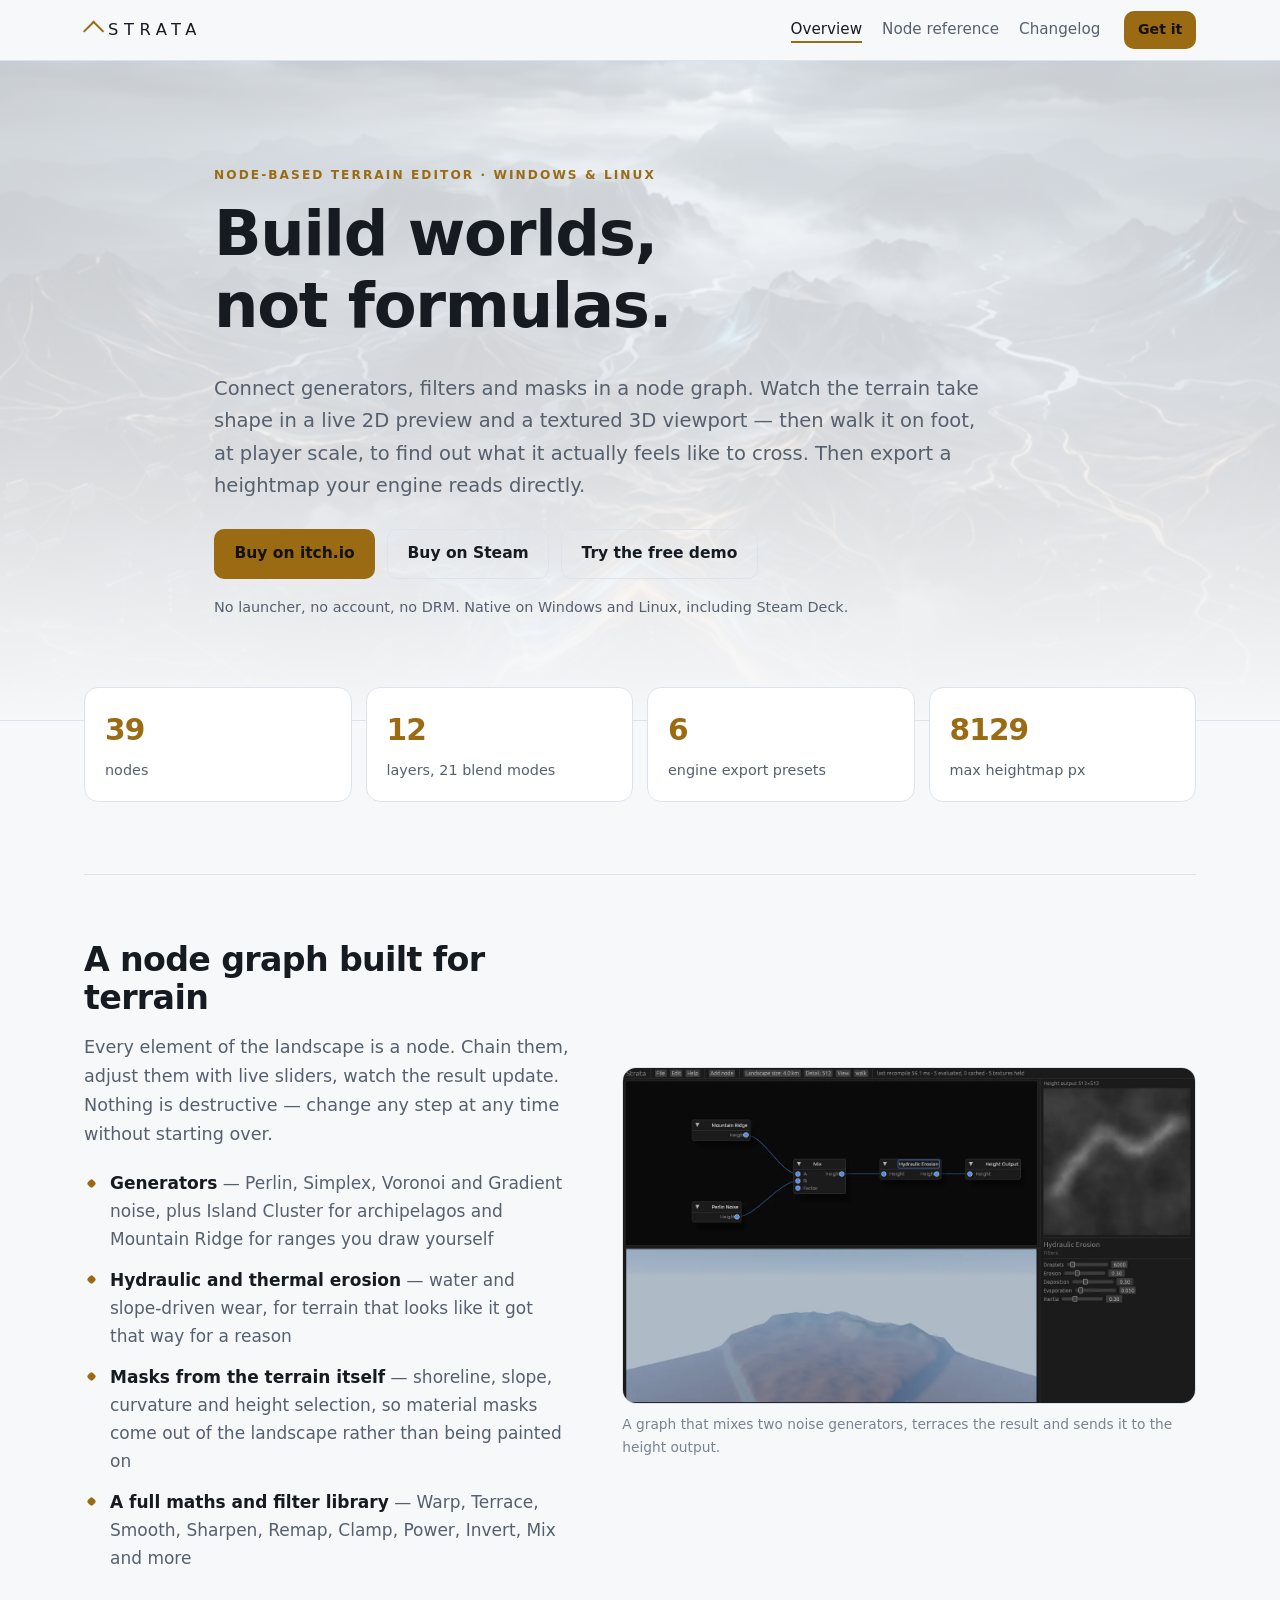
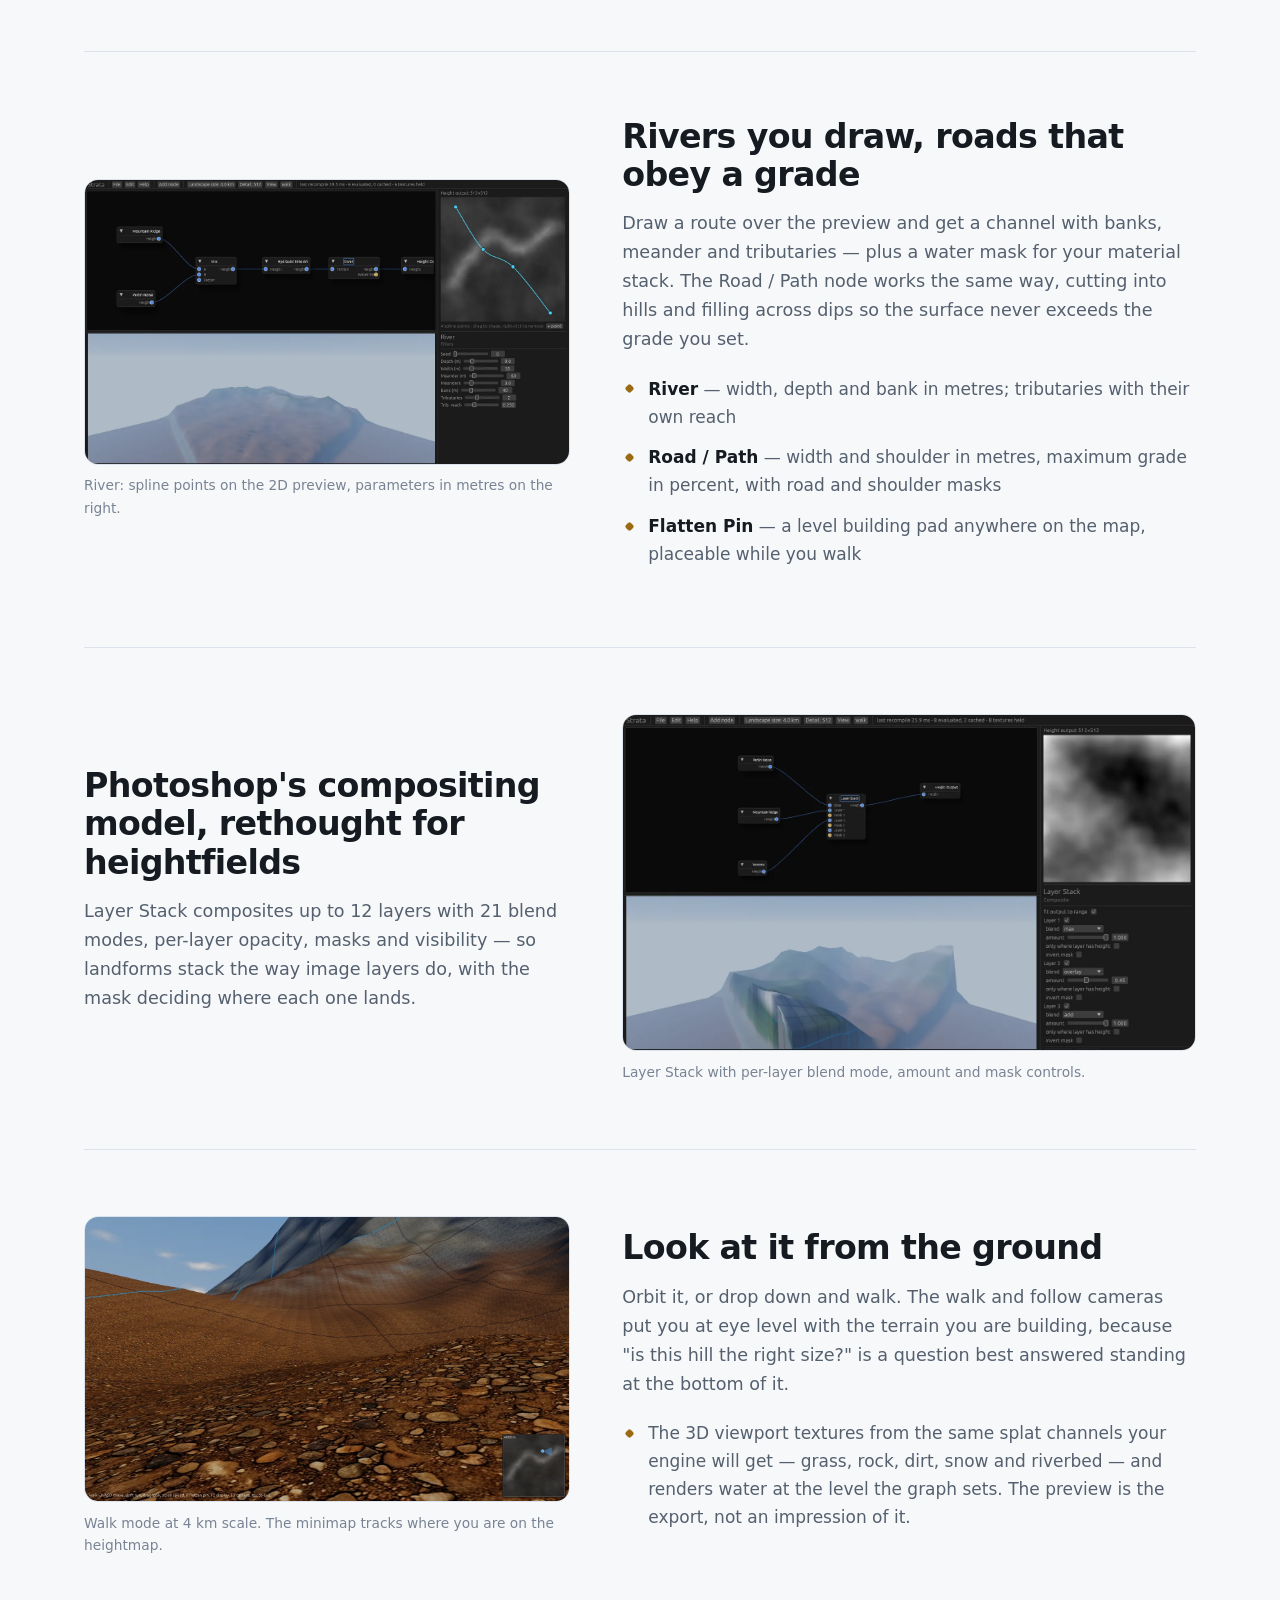
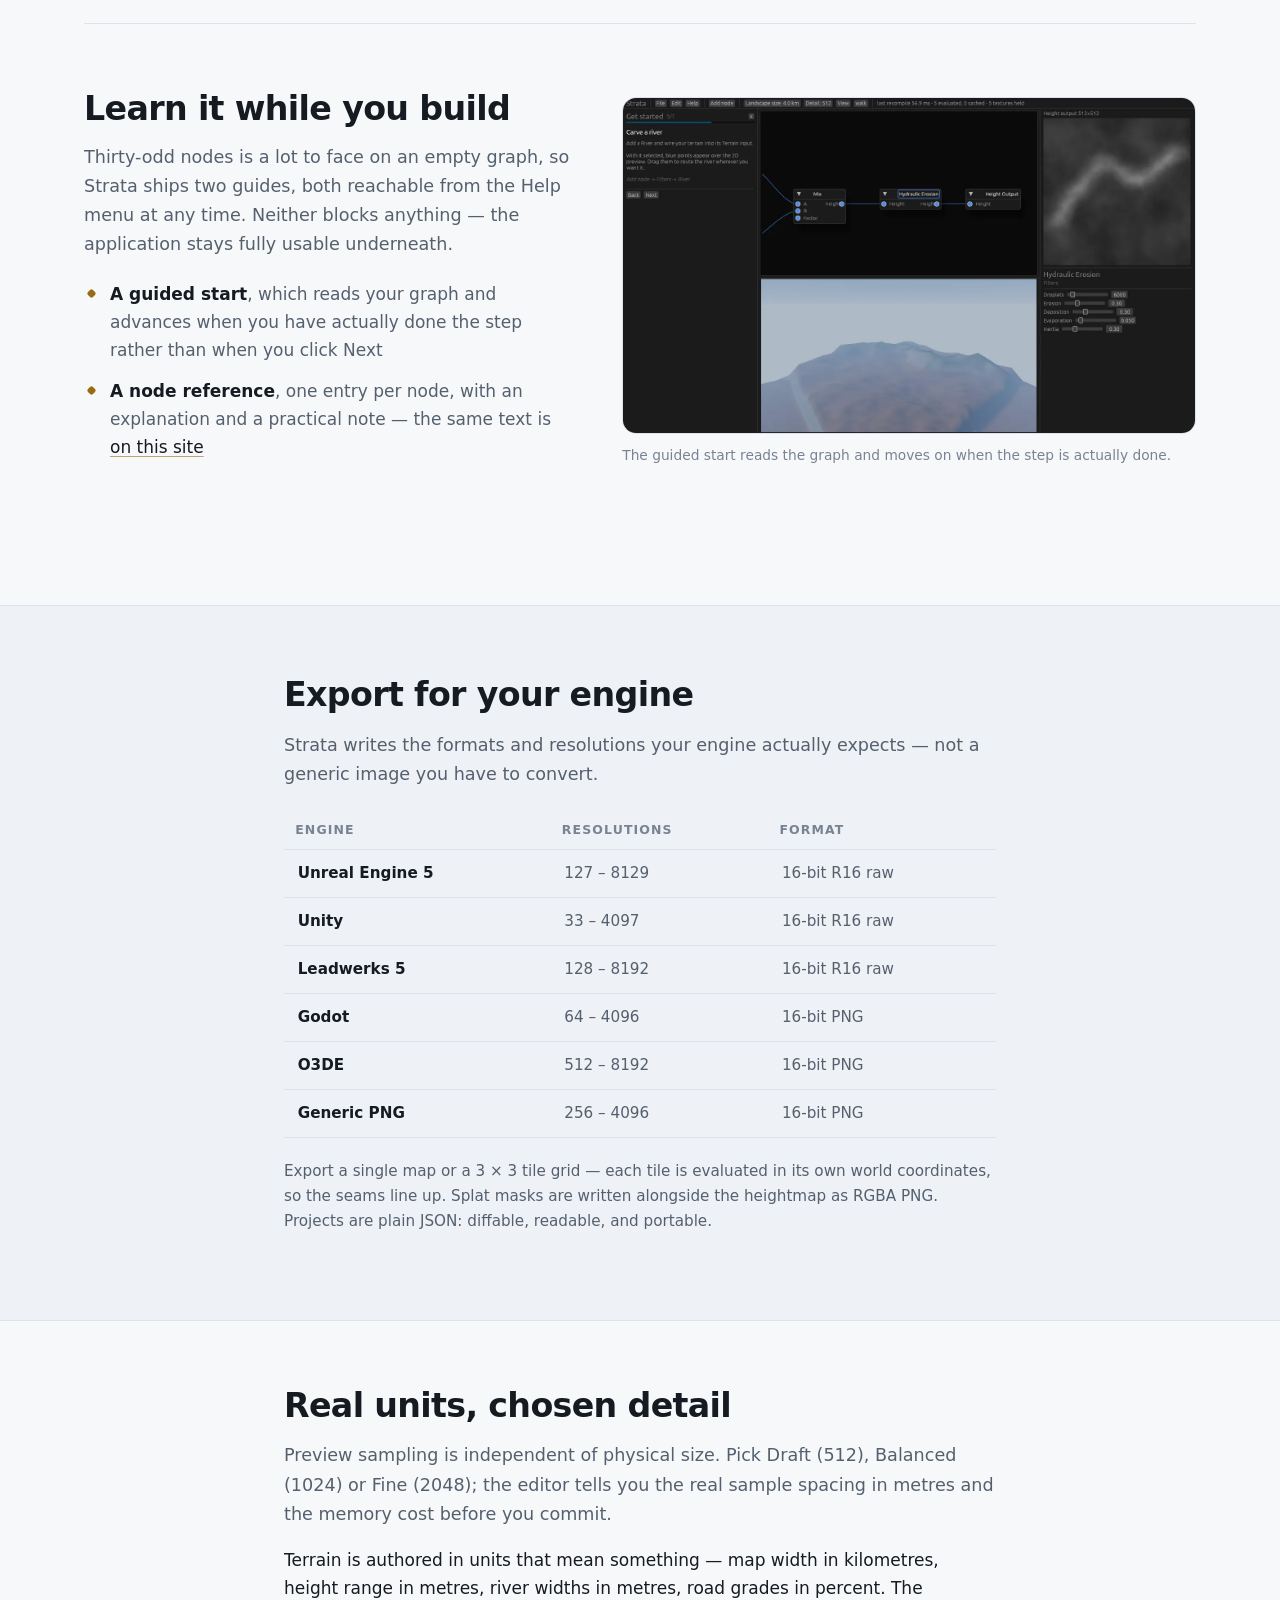
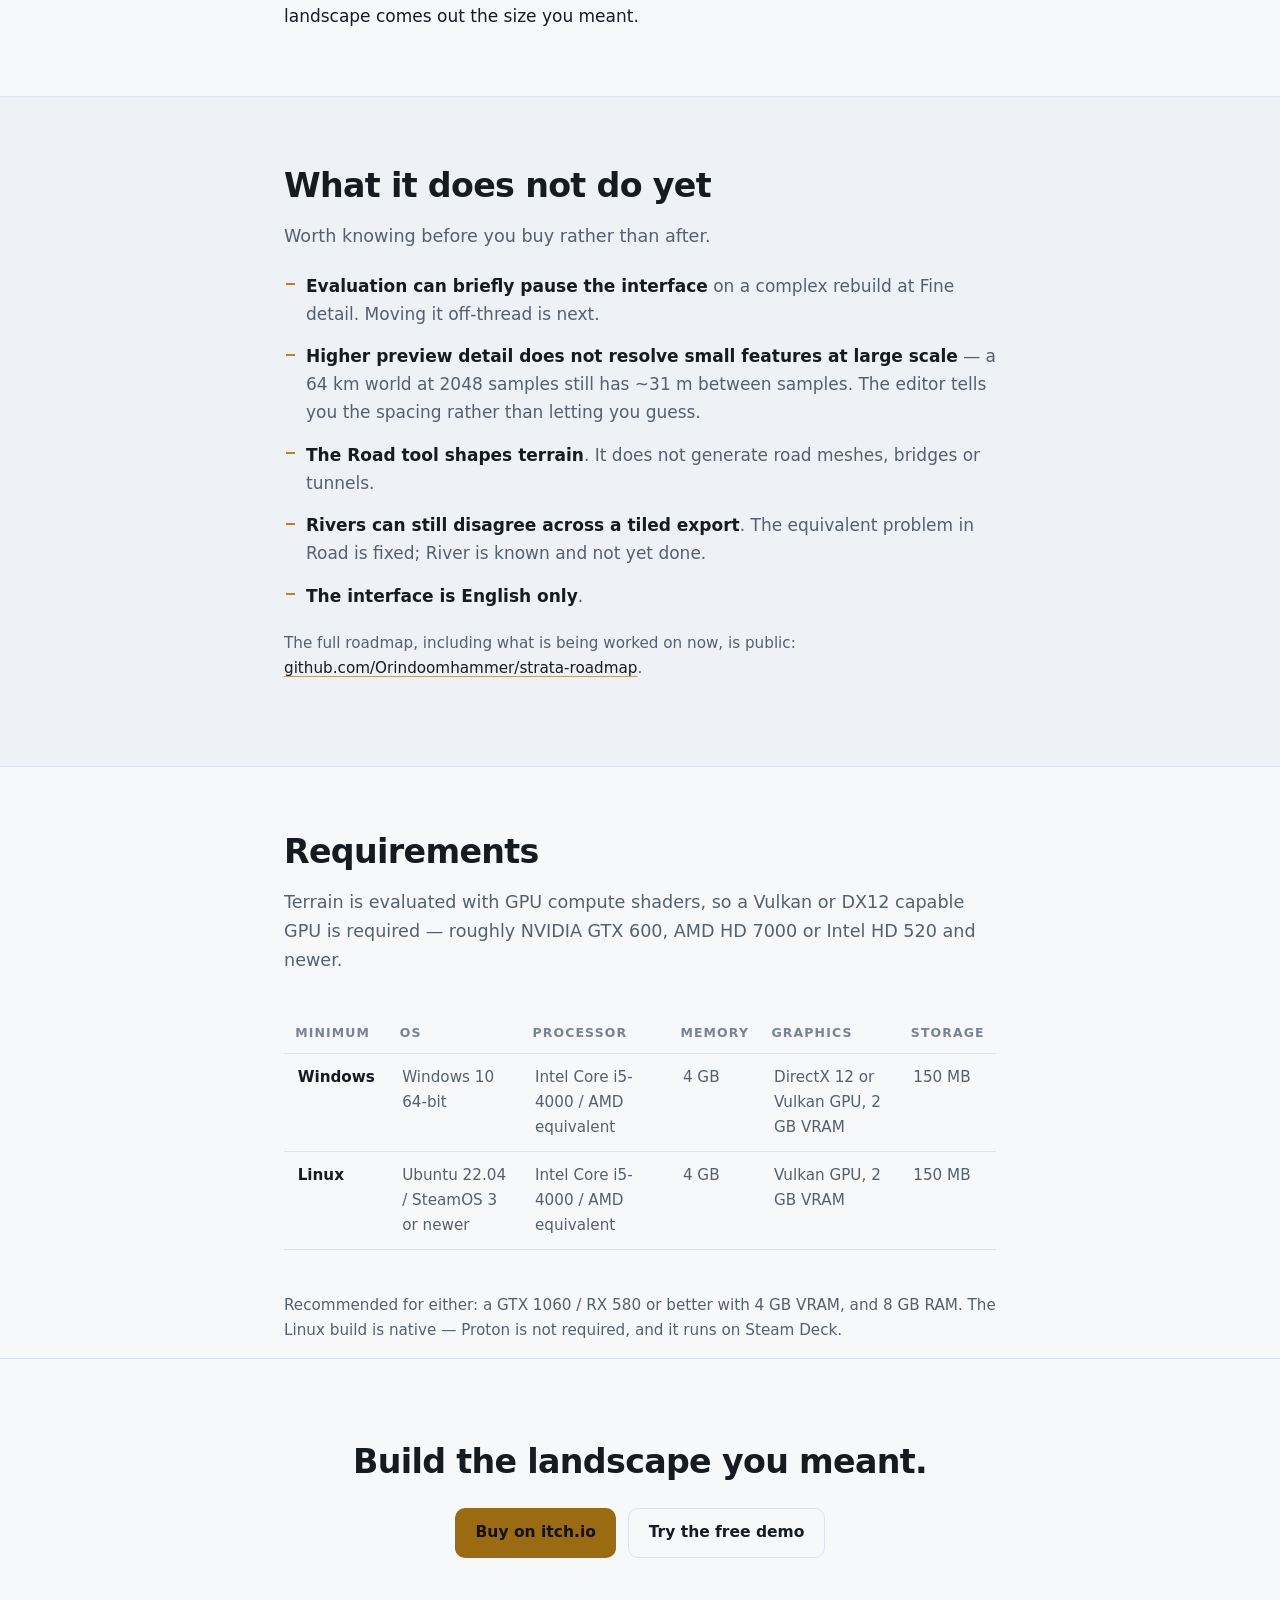
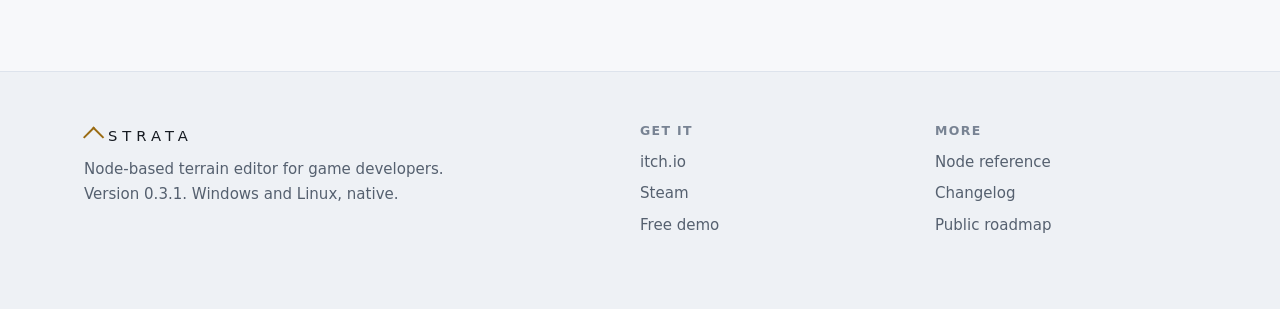
<file: docs/index.html>
<!doctype html>
<html lang="en">
<head>
<meta charset="utf-8">
<meta name="viewport" content="width=device-width, initial-scale=1">
<title>Strata — node-based terrain editor</title>
<meta name="description" content="Build landscapes from a node graph, erode them, carve rivers and roads, then walk the result at player scale before exporting to Unreal Engine 5, Unity, Godot, O3DE or Leadwerks.">
<link rel="canonical" href="https://orindoomhammer.github.io/strata-roadmap/">
<meta property="og:title" content="Strata — node-based terrain editor">
<meta property="og:description" content="Build landscapes from a node graph, erode them, carve rivers and roads, then walk the result at player scale before exporting to Unreal Engine 5, Unity, Godot, O3DE or Leadwerks.">
<meta property="og:url" content="https://orindoomhammer.github.io/strata-roadmap/">
<meta property="og:image" content="https://orindoomhammer.github.io/strata-roadmap/og.jpg">
<meta property="og:image:width" content="1200">
<meta property="og:image:height" content="630">
<meta property="og:image:alt" content="Strata key art: a glowing node graph laid over a mountain range">
<meta property="og:site_name" content="Strata">
<meta property="og:type" content="website">
<meta name="twitter:card" content="summary_large_image">
<meta name="twitter:title" content="Strata — node-based terrain editor">
<meta name="twitter:description" content="Build landscapes from a node graph, erode them, carve rivers and roads, then walk the result at player scale before exporting to Unreal Engine 5, Unity, Godot, O3DE or Leadwerks.">
<meta name="twitter:image" content="https://orindoomhammer.github.io/strata-roadmap/og.jpg">
<meta name="theme-color" content="#0b0e13">
<link rel="icon" href="favicon.svg" type="image/svg+xml">
<link rel="icon" href="favicon.png" sizes="32x32" type="image/png">
<link rel="apple-touch-icon" href="apple-touch-icon.png">
<link rel="stylesheet" href="css/site.css">

</head>
<body>
<header class="top">
  <div class="wrap topbar">
    <a class="brand" href="index.html"><span class="chev"></span>STRATA</a>
    <nav><a href="index.html" class=on>Overview</a><a href="nodes.html">Node reference</a><a href="changelog.html">Changelog</a></nav>
    <a class="btn small" href="https://orindoomhammer.itch.io/strata" rel="noopener">Get it</a>
  </div>
</header>

<section class="hero">
  <div class="hero-bg" role="presentation"></div>
  <div class="wrap hero-in">
    <p class="kicker">Node-based terrain editor · Windows &amp; Linux</p>
    <h1>Build worlds,<br>not formulas.</h1>
    <p class="lead big">Connect generators, filters and masks in a node graph. Watch the terrain
    take shape in a live 2D preview and a textured 3D viewport — then walk it on foot, at player
    scale, to find out what it actually feels like to cross. Then export a heightmap your engine
    reads directly.</p>
    <p class="cta">
      <a class="btn" href="https://orindoomhammer.itch.io/strata" rel="noopener">Buy on itch.io</a>
      <a class="btn ghost" href="https://store.steampowered.com/app/4791200/" rel="noopener">Buy on Steam</a>
      <a class="btn ghost" href="https://store.steampowered.com/app/4791200/" rel="noopener">Try the free demo</a>
    </p>
    <p class="dim small">No launcher, no account, no DRM. Native on Windows and Linux, including Steam Deck.</p>
  </div>
</section>

<section class="wrap stats">
  <div><b>39</b><span>nodes</span></div>
  <div><b>12</b><span>layers, 21 blend modes</span></div>
  <div><b>6</b><span>engine export presets</span></div>
  <div><b>8129</b><span>max heightmap px</span></div>
</section>

<div class="wrap">

<section class="split">
  <div class="split-text">
    <h2>A node graph built for terrain</h2>
    <p class="lead">Every element of the landscape is a node. Chain them, adjust them with live sliders, watch the result update. Nothing is destructive — change any step at any time without starting over.</p>
    <ul class="ticks"><li><strong>Generators</strong> — Perlin, Simplex, Voronoi and Gradient noise, plus Island Cluster for archipelagos and Mountain Ridge for ranges you draw yourself</li><li><strong>Hydraulic and thermal erosion</strong> — water and slope-driven wear, for terrain that looks like it got that way for a reason</li><li><strong>Masks from the terrain itself</strong> — shoreline, slope, curvature and height selection, so material masks come out of the landscape rather than being painted on</li><li><strong>A full maths and filter library</strong> — Warp, Terrace, Smooth, Sharpen, Remap, Clamp, Power, Invert, Mix and more</li></ul>
  </div>
  <figure class="shot"><img src="img/graph.webp" alt="The Strata node graph with noise, mix and terrace nodes wired to a height output" width="1400" height="820" loading="lazy" decoding="async"><figcaption>A graph that mixes two noise generators, terraces the result and sends it to the height output.</figcaption></figure>
</section>

<section class="split flip">
  <div class="split-text">
    <h2>Rivers you draw, roads that obey a grade</h2>
    <p class="lead">Draw a route over the preview and get a channel with banks, meander and tributaries — plus a water mask for your material stack. The Road / Path node works the same way, cutting into hills and filling across dips so the surface never exceeds the grade you set.</p>
    <ul class="ticks"><li><strong>River</strong> — width, depth and bank in metres; tributaries with their own reach</li><li><strong>Road / Path</strong> — width and shoulder in metres, maximum grade in percent, with road and shoulder masks</li><li><strong>Flatten Pin</strong> — a level building pad anywhere on the map, placeable while you walk</li></ul>
  </div>
  <figure class="shot"><img src="img/river.webp" alt="The River node selected, its spline drawn over the 2D preview, inspector open" width="1400" height="820" loading="lazy" decoding="async"><figcaption>River: spline points on the 2D preview, parameters in metres on the right.</figcaption></figure>
</section>

<section class="split">
  <div class="split-text">
    <h2>Photoshop&#x27;s compositing model, rethought for heightfields</h2>
    <p class="lead">Layer Stack composites up to 12 layers with 21 blend modes, per-layer opacity, masks and visibility — so landforms stack the way image layers do, with the mask deciding where each one lands.</p>
    
  </div>
  <figure class="shot"><img src="img/layers.webp" alt="The Layer Stack node showing blend modes and per-layer controls" width="1400" height="820" loading="lazy" decoding="async"><figcaption>Layer Stack with per-layer blend mode, amount and mask controls.</figcaption></figure>
</section>

<section class="split flip">
  <div class="split-text">
    <h2>Look at it from the ground</h2>
    <p class="lead">Orbit it, or drop down and walk. The walk and follow cameras put you at eye level with the terrain you are building, because &quot;is this hill the right size?&quot; is a question best answered standing at the bottom of it.</p>
    <ul class="ticks"><li>The 3D viewport textures from the same splat channels your engine will get — grass, rock, dirt, snow and riverbed — and renders water at the level the graph sets. The preview is the export, not an impression of it.</li></ul>
  </div>
  <figure class="shot"><img src="img/walk-river.webp" alt="Ground-level view of a riverbed with gravel and rock, walking HUD visible" width="1400" height="820" loading="lazy" decoding="async"><figcaption>Walk mode at 4 km scale. The minimap tracks where you are on the heightmap.</figcaption></figure>
</section>

<section class="split">
  <div class="split-text">
    <h2>Learn it while you build</h2>
    <p class="lead">Thirty-odd nodes is a lot to face on an empty graph, so Strata ships two guides, both reachable from the Help menu at any time. Neither blocks anything — the application stays fully usable underneath.</p>
    <ul class="ticks"><li><strong>A guided start</strong>, which reads your graph and advances when you have actually done the step rather than when you click Next</li><li><strong>A node reference</strong>, one entry per node, with an explanation and a practical note — the same text is <a href="nodes.html">on this site</a></li></ul>
  </div>
  <figure class="shot"><img src="img/guided.webp" alt="The guided start panel open beside the node graph" width="1400" height="820" loading="lazy" decoding="async"><figcaption>The guided start reads the graph and moves on when the step is actually done.</figcaption></figure>
</section>
</div>


<section class="band" id="export">
  <div class="wrap narrow">
    <h2>Export for your engine</h2>
    <p class="lead">Strata writes the formats and resolutions your engine actually expects —
    not a generic image you have to convert.</p>
    <table class="data">
      <thead><tr><th scope="col">Engine</th><th scope="col">Resolutions</th><th scope="col">Format</th></tr></thead>
      <tbody><tr><th scope="row">Unreal Engine 5</th><td>127 – 8129</td><td>16-bit R16 raw</td></tr><tr><th scope="row">Unity</th><td>33 – 4097</td><td>16-bit R16 raw</td></tr><tr><th scope="row">Leadwerks 5</th><td>128 – 8192</td><td>16-bit R16 raw</td></tr><tr><th scope="row">Godot</th><td>64 – 4096</td><td>16-bit PNG</td></tr><tr><th scope="row">O3DE</th><td>512 – 8192</td><td>16-bit PNG</td></tr><tr><th scope="row">Generic PNG</th><td>256 – 4096</td><td>16-bit PNG</td></tr></tbody>
    </table>
    <p class="note">Export a single map or a 3 × 3 tile grid — each tile is evaluated in its own
    world coordinates, so the seams line up. Splat masks are written alongside the heightmap
    as RGBA PNG. Projects are plain JSON: diffable, readable, and portable.</p>
  </div>
</section>

<section class="wrap narrow" id="units">
  <h2>Real units, chosen detail</h2>
  <p class="lead">Preview sampling is independent of physical size. Pick Draft (512), Balanced
  (1024) or Fine (2048); the editor tells you the real sample spacing in metres and the memory
  cost before you commit.</p>
  <p>Terrain is authored in units that mean something — map width in kilometres, height range in
  metres, river widths in metres, road grades in percent. The landscape comes out the size you meant.</p>
</section>

<section class="band" id="honest">
  <div class="wrap narrow">
    <h2>What it does not do yet</h2>
    <p class="lead">Worth knowing before you buy rather than after.</p>
    <ul class="plain"><li><strong>Evaluation can briefly pause the interface</strong> on a complex rebuild at Fine detail. Moving it off-thread is next.</li><li><strong>Higher preview detail does not resolve small features at large scale</strong> — a 64 km world at 2048 samples still has ~31 m between samples. The editor tells you the spacing rather than letting you guess.</li><li><strong>The Road tool shapes terrain</strong>. It does not generate road meshes, bridges or tunnels.</li><li><strong>Rivers can still disagree across a tiled export</strong>. The equivalent problem in Road is fixed; River is known and not yet done.</li><li><strong>The interface is English only</strong>.</li></ul>
    <p class="note">The full roadmap, including what is being worked on now, is public:
    <a href="https://github.com/Orindoomhammer/strata-roadmap" rel="noopener">github.com/Orindoomhammer/strata-roadmap</a>.</p>
  </div>
</section>

<section class="wrap narrow" id="requirements">
  <h2>Requirements</h2>
  <p class="lead">Terrain is evaluated with GPU compute shaders, so a Vulkan or DX12 capable GPU is
  required — roughly NVIDIA GTX 600, AMD HD 7000 or Intel HD 520 and newer.</p>
  <div class="scroll">
  <table class="data">
    <thead><tr><th scope="col">Minimum</th><th scope="col">OS</th><th scope="col">Processor</th>
    <th scope="col">Memory</th><th scope="col">Graphics</th><th scope="col">Storage</th></tr></thead>
    <tbody><tr><th scope="row">Windows</th><td>Windows 10 64-bit</td><td>Intel Core i5-4000 / AMD equivalent</td><td>4 GB</td><td>DirectX 12 or Vulkan GPU, 2 GB VRAM</td><td>150 MB</td></tr><tr><th scope="row">Linux</th><td>Ubuntu 22.04 / SteamOS 3 or newer</td><td>Intel Core i5-4000 / AMD equivalent</td><td>4 GB</td><td>Vulkan GPU, 2 GB VRAM</td><td>150 MB</td></tr></tbody>
  </table>
  </div>
  <p class="note">Recommended for either: a GTX 1060 / RX 580 or better with 4 GB VRAM, and 8 GB RAM.
  The Linux build is native — Proton is not required, and it runs on Steam Deck.</p>
</section>

<section class="closer">
  <div class="wrap narrow">
    <h2>Build the landscape you meant.</h2>
    <p class="cta">
      <a class="btn" href="https://orindoomhammer.itch.io/strata" rel="noopener">Buy on itch.io</a>
      <a class="btn ghost" href="https://store.steampowered.com/app/4791200/" rel="noopener">Try the free demo</a>
    </p>
  </div>
</section>

<footer class="foot">
  <div class="wrap footgrid">
    <div>
      <p class="brand small"><span class="chev"></span>STRATA</p>
      <p class="dim">Node-based terrain editor for game developers.<br>
      Version 0.3.1. Windows and Linux, native.</p>
    </div>
    <div>
      <h4>Get it</h4>
      <p><a href="https://orindoomhammer.itch.io/strata" rel="noopener">itch.io</a></p>
      <p><a href="https://store.steampowered.com/app/4791200/" rel="noopener">Steam</a></p>
      <p><a href="https://store.steampowered.com/app/4791200/" rel="noopener">Free demo</a></p>
    </div>
    <div>
      <h4>More</h4>
      <p><a href="nodes.html">Node reference</a></p>
      <p><a href="changelog.html">Changelog</a></p>
      <p><a href="https://github.com/Orindoomhammer/strata-roadmap" rel="noopener">Public roadmap</a></p>
    </div>
  </div>
</footer>

</body>
</html>
</file>
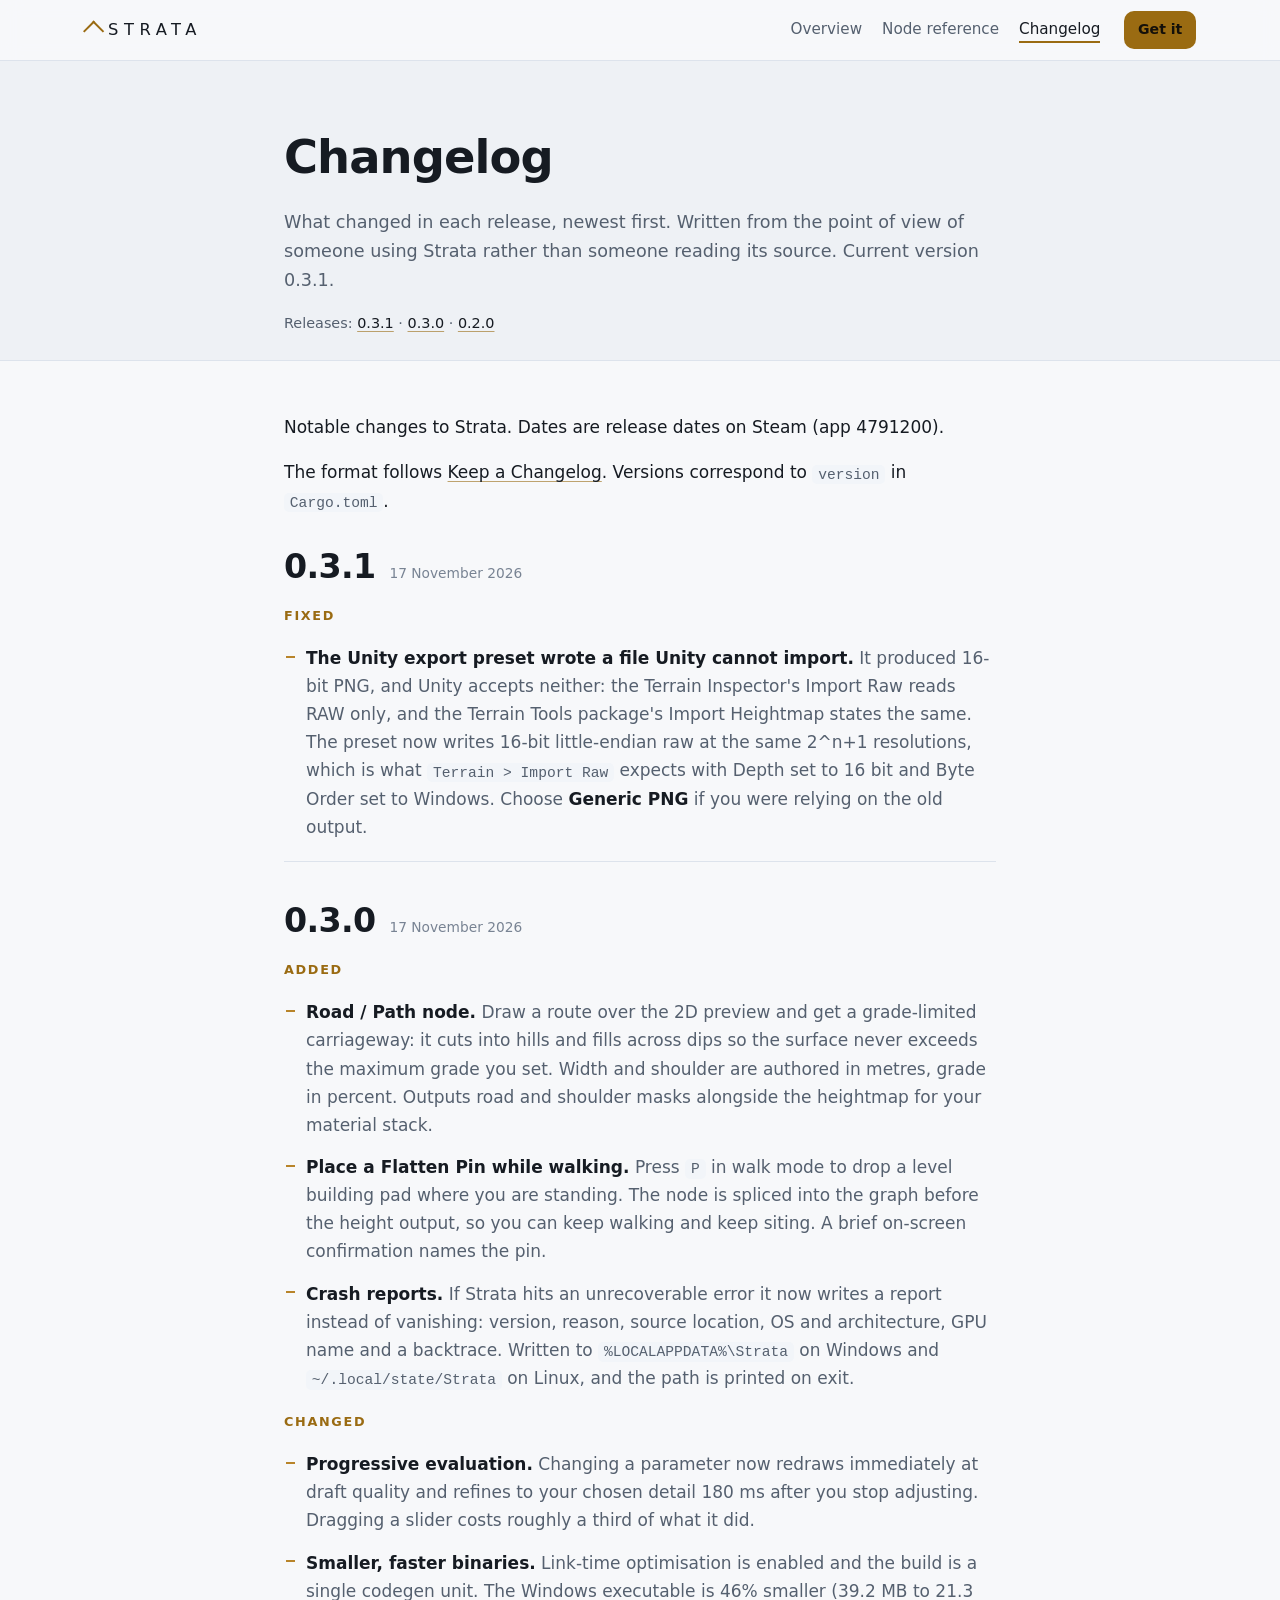
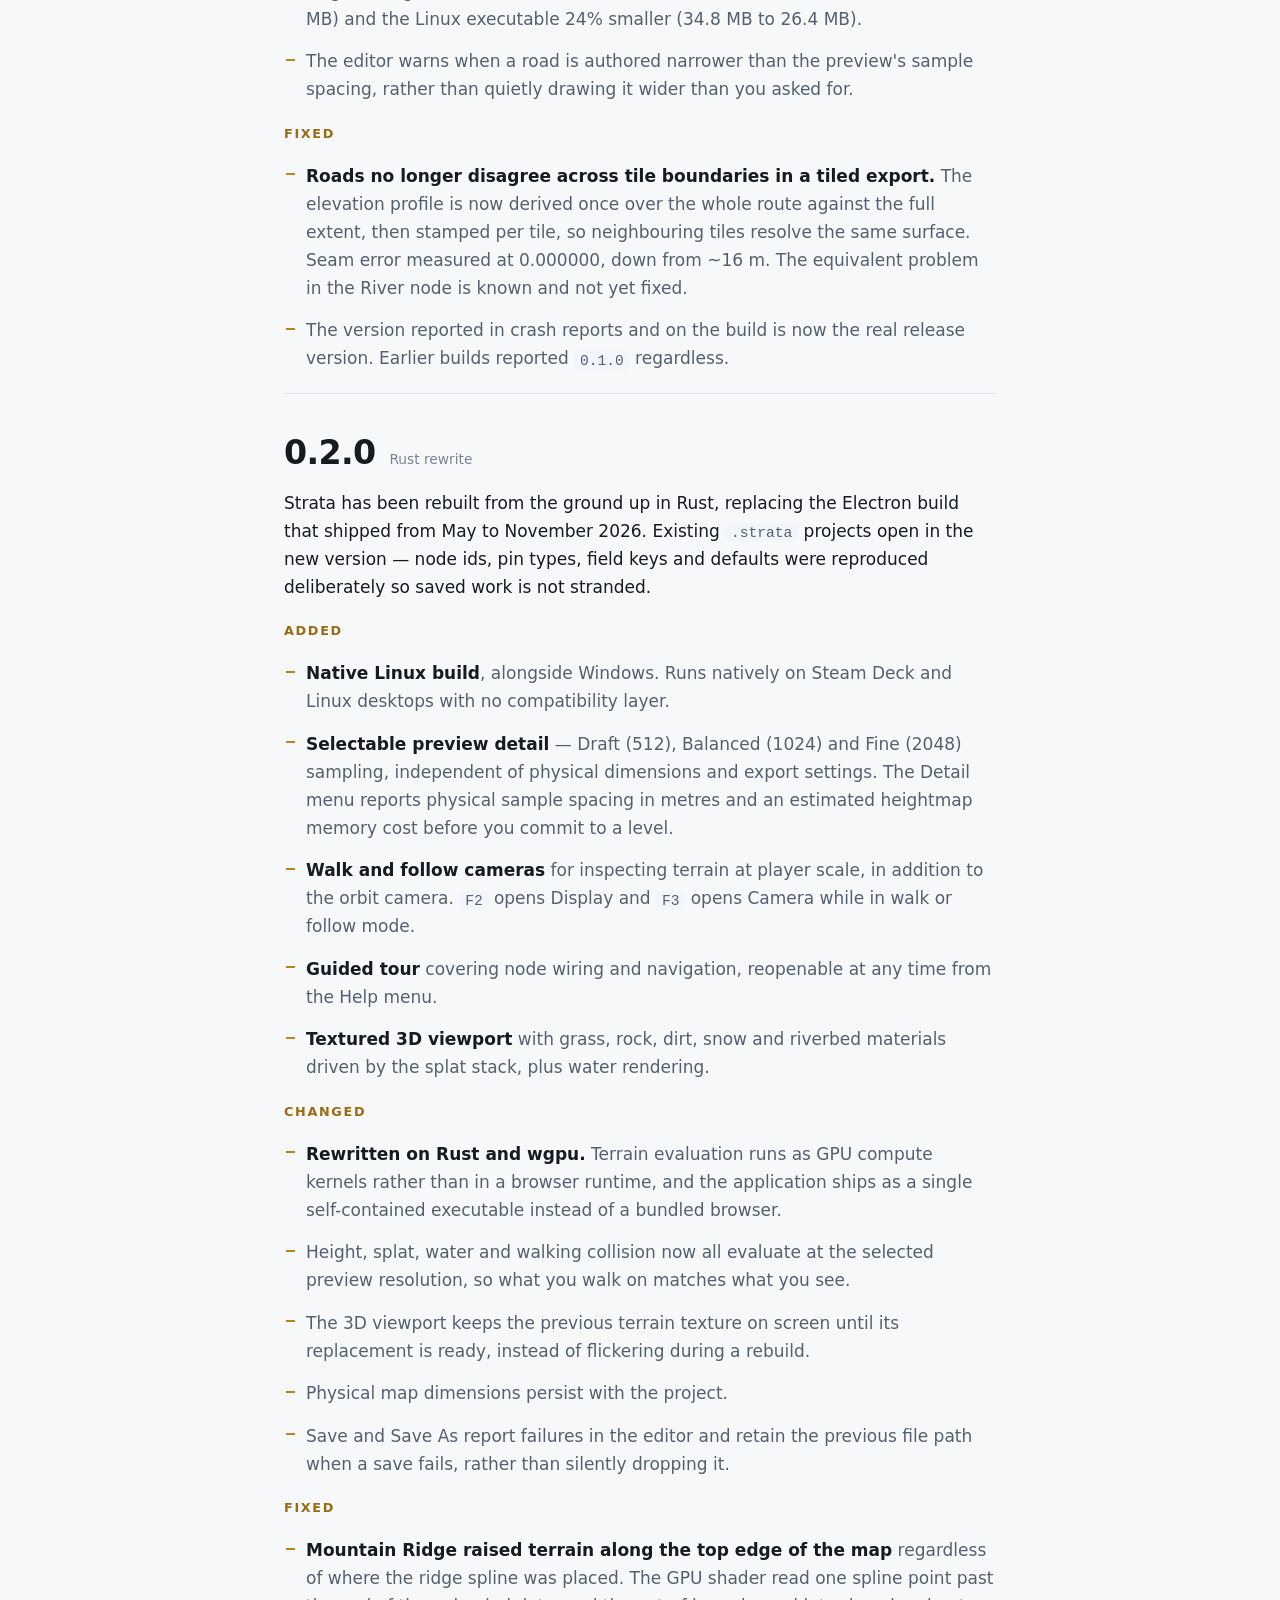
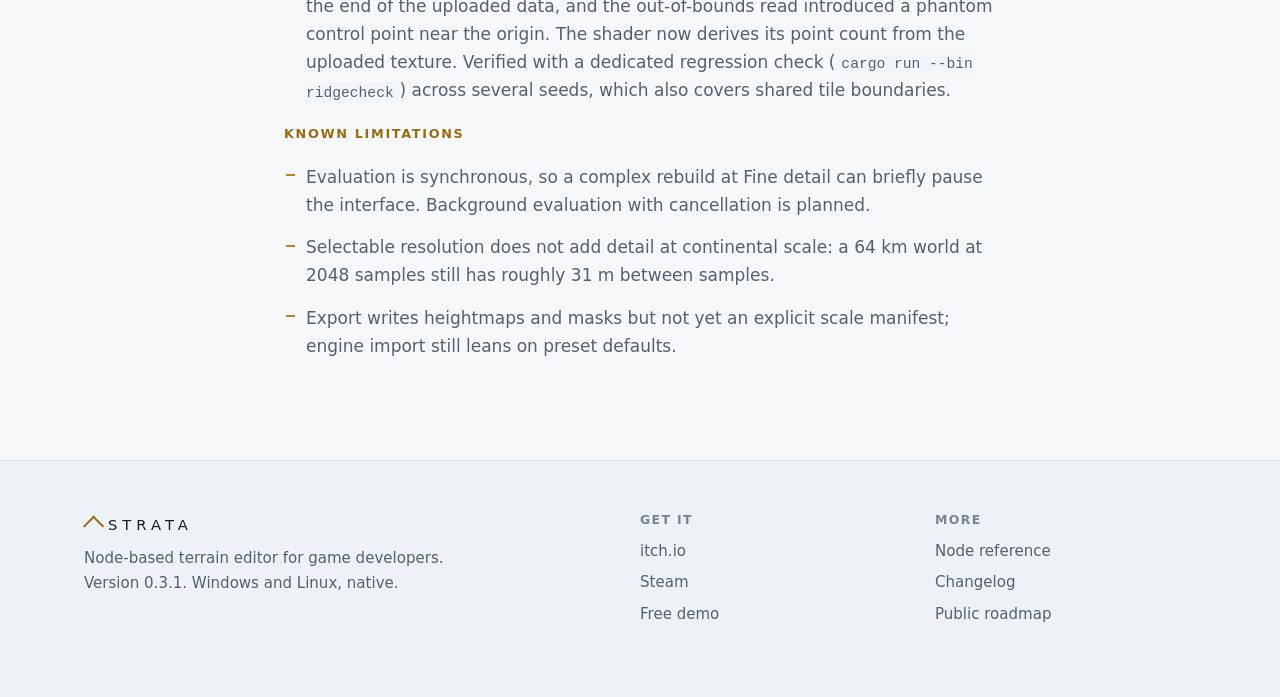
<file: docs/changelog.html>
<!doctype html>
<html lang="en">
<head>
<meta charset="utf-8">
<meta name="viewport" content="width=device-width, initial-scale=1">
<title>Changelog — Strata</title>
<meta name="description" content="What changed in each release of Strata, newest first. Current version 0.3.1.">
<link rel="canonical" href="https://orindoomhammer.github.io/strata-roadmap/changelog.html">
<meta property="og:title" content="Changelog — Strata">
<meta property="og:description" content="What changed in each release of Strata, newest first. Current version 0.3.1.">
<meta property="og:url" content="https://orindoomhammer.github.io/strata-roadmap/changelog.html">
<meta property="og:image" content="https://orindoomhammer.github.io/strata-roadmap/og.jpg">
<meta property="og:image:width" content="1200">
<meta property="og:image:height" content="630">
<meta property="og:image:alt" content="Strata key art: a glowing node graph laid over a mountain range">
<meta property="og:site_name" content="Strata">
<meta property="og:type" content="website">
<meta name="twitter:card" content="summary_large_image">
<meta name="twitter:title" content="Changelog — Strata">
<meta name="twitter:description" content="What changed in each release of Strata, newest first. Current version 0.3.1.">
<meta name="twitter:image" content="https://orindoomhammer.github.io/strata-roadmap/og.jpg">
<meta name="theme-color" content="#0b0e13">
<link rel="icon" href="favicon.svg" type="image/svg+xml">
<link rel="icon" href="favicon.png" sizes="32x32" type="image/png">
<link rel="apple-touch-icon" href="apple-touch-icon.png">
<link rel="stylesheet" href="css/site.css">

</head>
<body>
<header class="top">
  <div class="wrap topbar">
    <a class="brand" href="index.html"><span class="chev"></span>STRATA</a>
    <nav><a href="index.html">Overview</a><a href="nodes.html">Node reference</a><a href="changelog.html" class=on>Changelog</a></nav>
    <a class="btn small" href="https://orindoomhammer.itch.io/strata" rel="noopener">Get it</a>
  </div>
</header>

<section class="pagehead">
  <div class="wrap narrow">
    <h1>Changelog</h1>
    <p class="lead">What changed in each release, newest first. Written from the point of view of
    someone using Strata rather than someone reading its source. Current version 0.3.1.</p>
    <p class="dim small">Releases: <a href="#v0.3.1">0.3.1</a> · <a href="#v0.3.0">0.3.0</a> · <a href="#v0.2.0">0.2.0</a></p>
  </div>
</section>
<div class="wrap narrow prose changelog">
<p>Notable changes to Strata. Dates are release dates on Steam (app 4791200).</p>
<p>The format follows <a href="https://keepachangelog.com/en/1.1.0/" rel="noopener">Keep a Changelog</a>. Versions correspond to <code>version</code> in <code>Cargo.toml</code>.</p>
<h2 id="v0.3.1">0.3.1<span>17 November 2026</span></h2>
<h3>Fixed</h3>
<ul class="plain"><li><strong>The Unity export preset wrote a file Unity cannot import.</strong> It produced 16-bit PNG, and Unity accepts neither: the Terrain Inspector&#x27;s Import Raw reads RAW only, and the Terrain Tools package&#x27;s Import Heightmap states the same. The preset now writes 16-bit little-endian raw at the same 2^n+1 resolutions, which is what <code>Terrain &gt; Import Raw</code> expects with Depth set to 16 bit and Byte Order set to Windows. Choose <strong>Generic PNG</strong> if you were relying on the old output.</li></ul>
<h2 id="v0.3.0">0.3.0<span>17 November 2026</span></h2>
<h3>Added</h3>
<ul class="plain"><li><strong>Road / Path node.</strong> Draw a route over the 2D preview and get a grade-limited carriageway: it cuts into hills and fills across dips so the surface never exceeds the maximum grade you set. Width and shoulder are authored in metres, grade in percent. Outputs road and shoulder masks alongside the heightmap for your material stack.</li><li><strong>Place a Flatten Pin while walking.</strong> Press <code>P</code> in walk mode to drop a level building pad where you are standing. The node is spliced into the graph before the height output, so you can keep walking and keep siting. A brief on-screen confirmation names the pin.</li><li><strong>Crash reports.</strong> If Strata hits an unrecoverable error it now writes a report instead of vanishing: version, reason, source location, OS and architecture, GPU name and a backtrace. Written to <code>%LOCALAPPDATA%\Strata</code> on Windows and <code>~/.local/state/Strata</code> on Linux, and the path is printed on exit.</li></ul>
<h3>Changed</h3>
<ul class="plain"><li><strong>Progressive evaluation.</strong> Changing a parameter now redraws immediately at draft quality and refines to your chosen detail 180 ms after you stop adjusting. Dragging a slider costs roughly a third of what it did.</li><li><strong>Smaller, faster binaries.</strong> Link-time optimisation is enabled and the build is a single codegen unit. The Windows executable is 46% smaller (39.2 MB to 21.3 MB) and the Linux executable 24% smaller (34.8 MB to 26.4 MB).</li><li>The editor warns when a road is authored narrower than the preview&#x27;s sample spacing, rather than quietly drawing it wider than you asked for.</li></ul>
<h3>Fixed</h3>
<ul class="plain"><li><strong>Roads no longer disagree across tile boundaries in a tiled export.</strong> The elevation profile is now derived once over the whole route against the full extent, then stamped per tile, so neighbouring tiles resolve the same surface. Seam error measured at 0.000000, down from ~16 m. The equivalent problem in the River node is known and not yet fixed.</li><li>The version reported in crash reports and on the build is now the real release version. Earlier builds reported <code>0.1.0</code> regardless.</li></ul>
<h2 id="v0.2.0">0.2.0<span>Rust rewrite</span></h2>
<p>Strata has been rebuilt from the ground up in Rust, replacing the Electron build that shipped from May to November 2026. Existing <code>.strata</code> projects open in the new version — node ids, pin types, field keys and defaults were reproduced deliberately so saved work is not stranded.</p>
<h3>Added</h3>
<ul class="plain"><li><strong>Native Linux build</strong>, alongside Windows. Runs natively on Steam Deck and Linux desktops with no compatibility layer.</li><li><strong>Selectable preview detail</strong> — Draft (512), Balanced (1024) and Fine (2048) sampling, independent of physical dimensions and export settings. The Detail menu reports physical sample spacing in metres and an estimated heightmap memory cost before you commit to a level.</li><li><strong>Walk and follow cameras</strong> for inspecting terrain at player scale, in addition to the orbit camera. <code>F2</code> opens Display and <code>F3</code> opens Camera while in walk or follow mode.</li><li><strong>Guided tour</strong> covering node wiring and navigation, reopenable at any time from the Help menu.</li><li><strong>Textured 3D viewport</strong> with grass, rock, dirt, snow and riverbed materials driven by the splat stack, plus water rendering.</li></ul>
<h3>Changed</h3>
<ul class="plain"><li><strong>Rewritten on Rust and wgpu.</strong> Terrain evaluation runs as GPU compute kernels rather than in a browser runtime, and the application ships as a single self-contained executable instead of a bundled browser.</li><li>Height, splat, water and walking collision now all evaluate at the selected preview resolution, so what you walk on matches what you see.</li><li>The 3D viewport keeps the previous terrain texture on screen until its replacement is ready, instead of flickering during a rebuild.</li><li>Physical map dimensions persist with the project.</li><li>Save and Save As report failures in the editor and retain the previous file path when a save fails, rather than silently dropping it.</li></ul>
<h3>Fixed</h3>
<ul class="plain"><li><strong>Mountain Ridge raised terrain along the top edge of the map</strong> regardless of where the ridge spline was placed. The GPU shader read one spline point past the end of the uploaded data, and the out-of-bounds read introduced a phantom control point near the origin. The shader now derives its point count from the uploaded texture. Verified with a dedicated regression check (<code>cargo run --bin ridgecheck</code>) across several seeds, which also covers shared tile boundaries.</li></ul>
<h3>Known limitations</h3>
<ul class="plain"><li>Evaluation is synchronous, so a complex rebuild at Fine detail can briefly pause the interface. Background evaluation with cancellation is planned.</li><li>Selectable resolution does not add detail at continental scale: a 64 km world at 2048 samples still has roughly 31 m between samples.</li><li>Export writes heightmaps and masks but not yet an explicit scale manifest; engine import still leans on preset defaults.</li></ul>
</div>

<footer class="foot">
  <div class="wrap footgrid">
    <div>
      <p class="brand small"><span class="chev"></span>STRATA</p>
      <p class="dim">Node-based terrain editor for game developers.<br>
      Version 0.3.1. Windows and Linux, native.</p>
    </div>
    <div>
      <h4>Get it</h4>
      <p><a href="https://orindoomhammer.itch.io/strata" rel="noopener">itch.io</a></p>
      <p><a href="https://store.steampowered.com/app/4791200/" rel="noopener">Steam</a></p>
      <p><a href="https://store.steampowered.com/app/4791200/" rel="noopener">Free demo</a></p>
    </div>
    <div>
      <h4>More</h4>
      <p><a href="nodes.html">Node reference</a></p>
      <p><a href="changelog.html">Changelog</a></p>
      <p><a href="https://github.com/Orindoomhammer/strata-roadmap" rel="noopener">Public roadmap</a></p>
    </div>
  </div>
</footer>

</body>
</html>
</file>
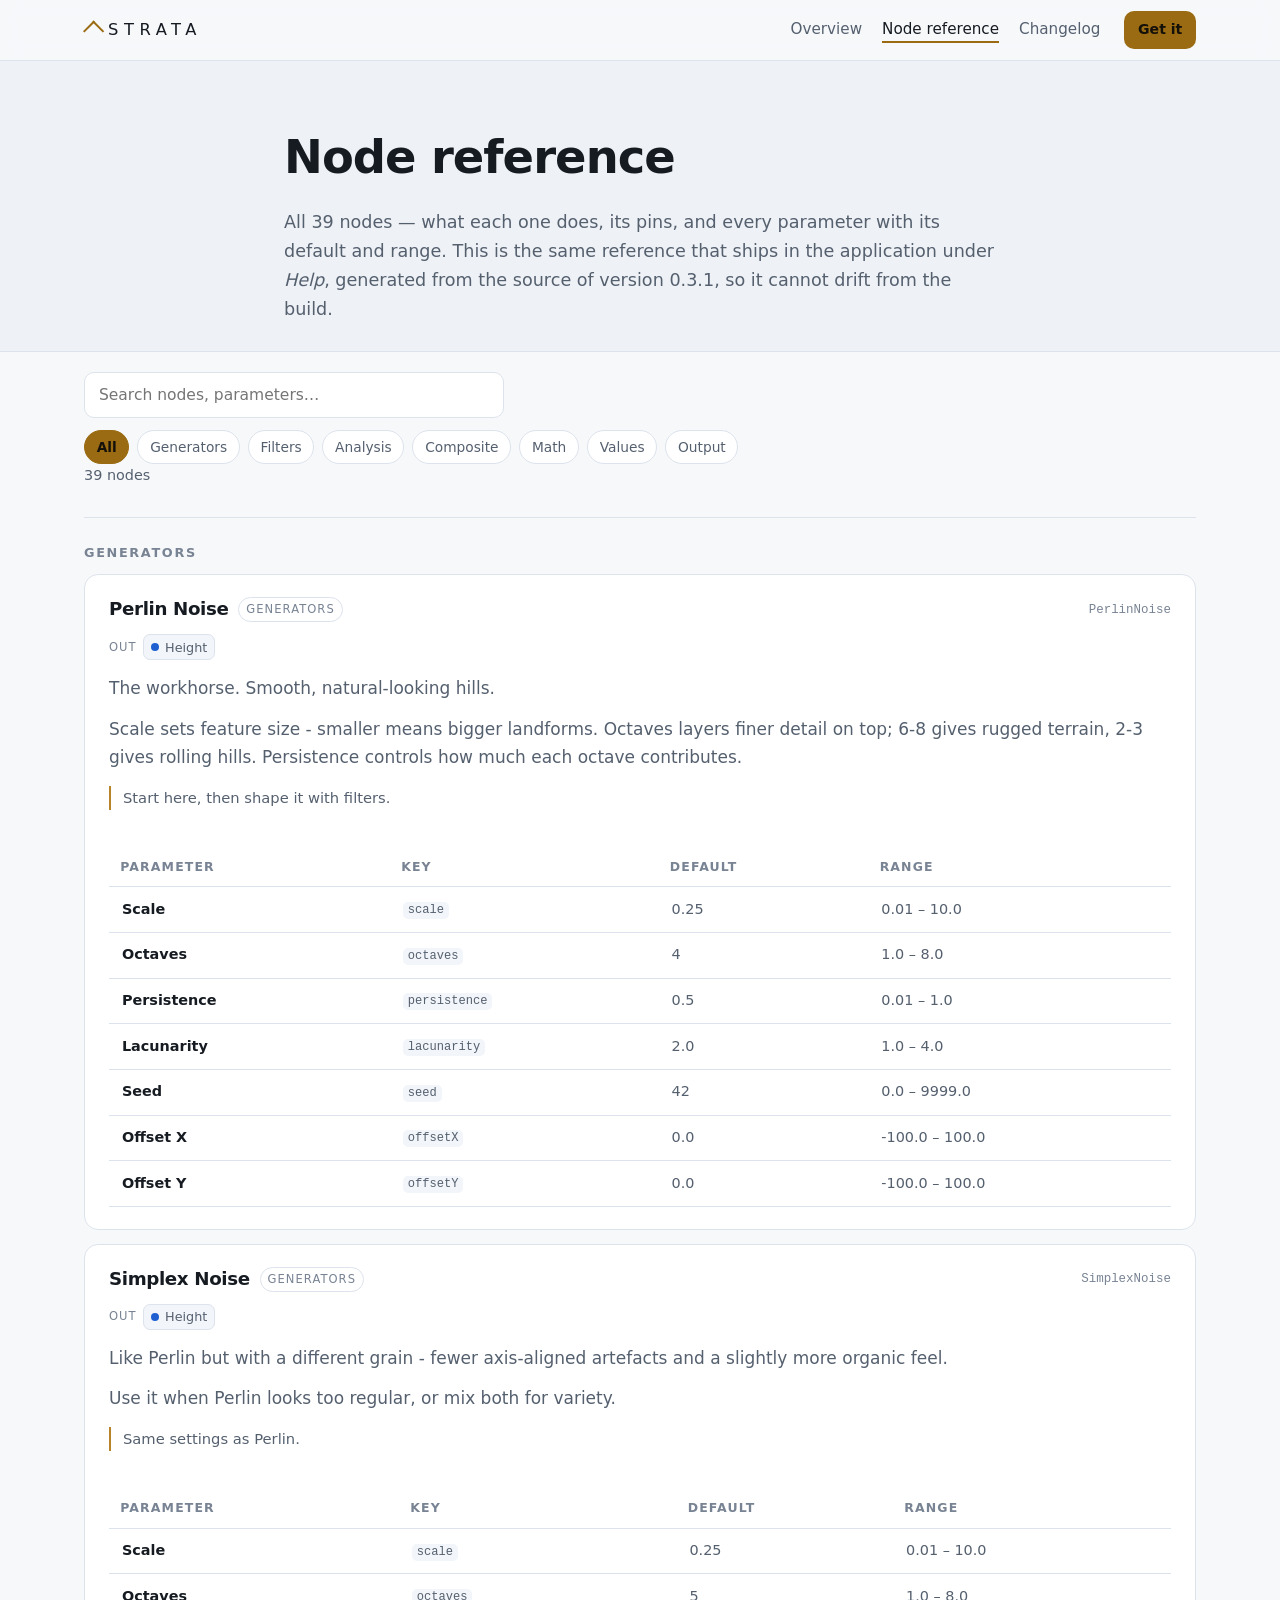
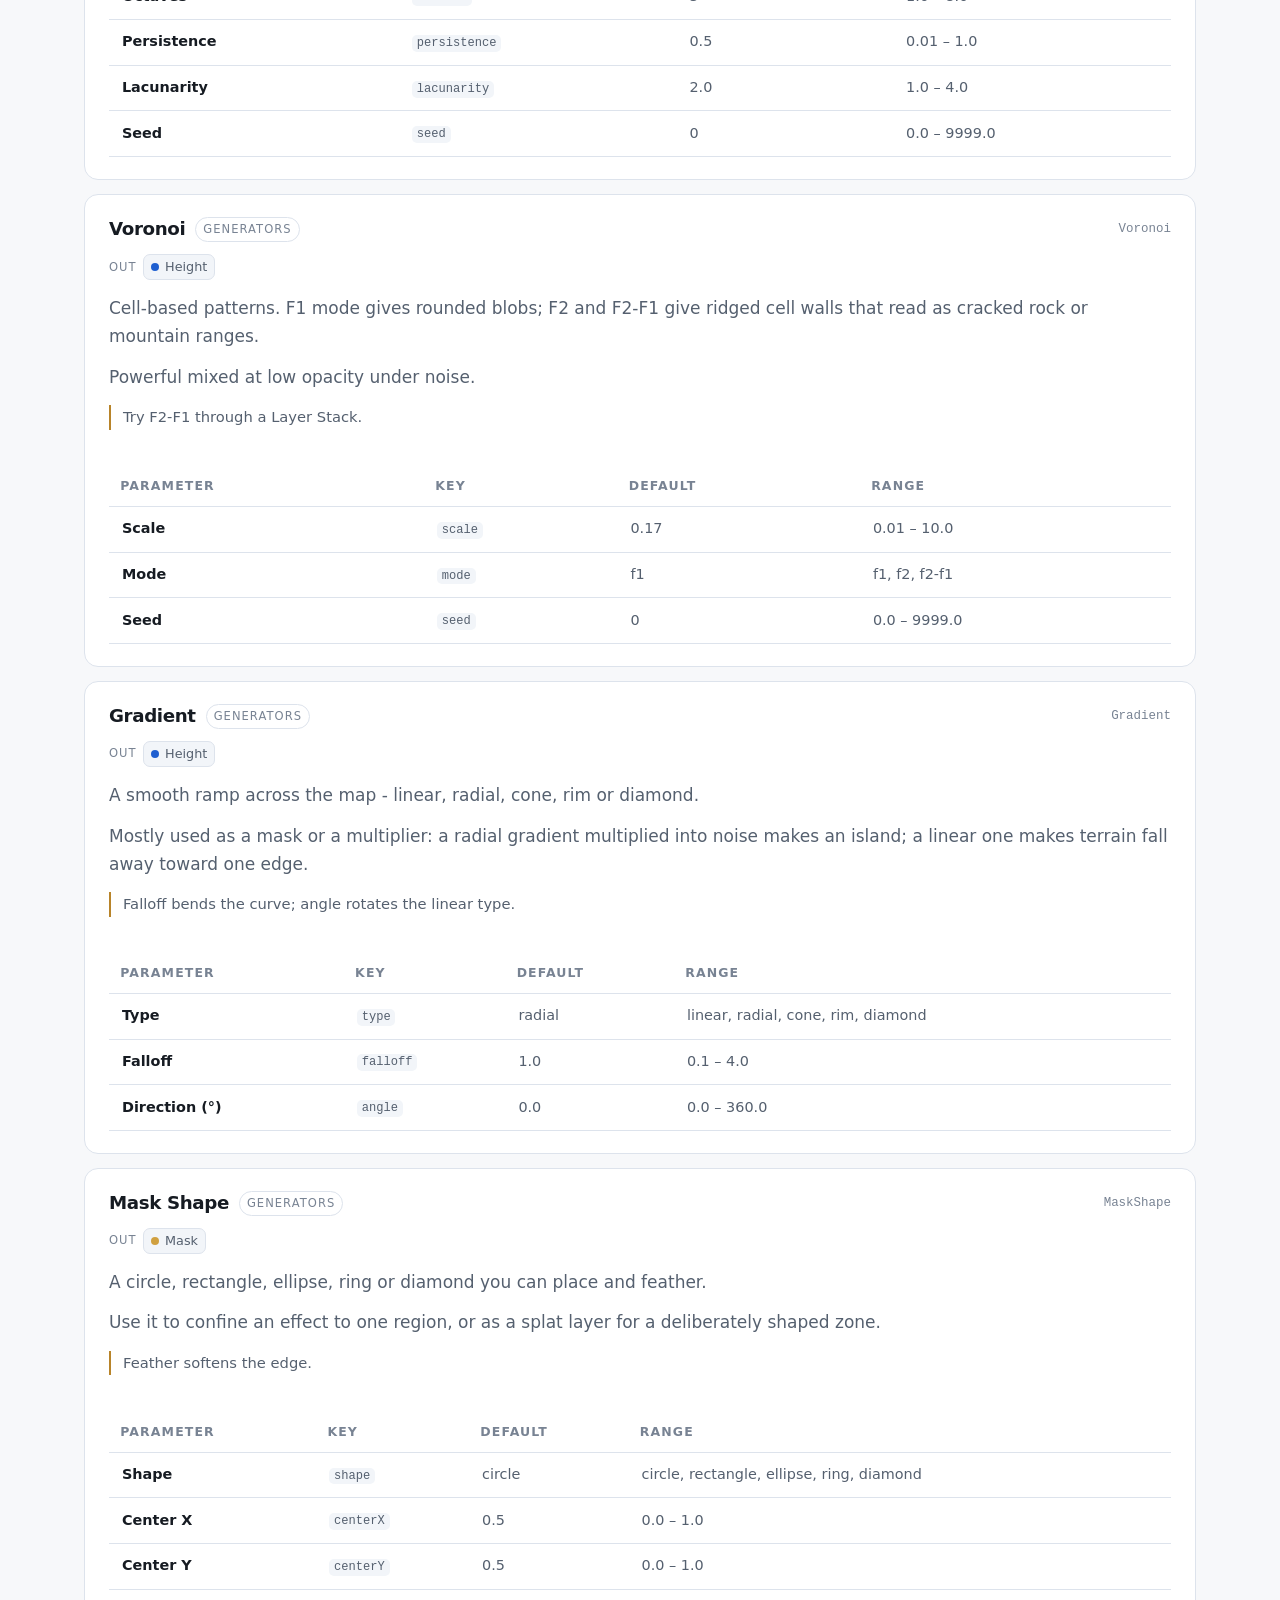
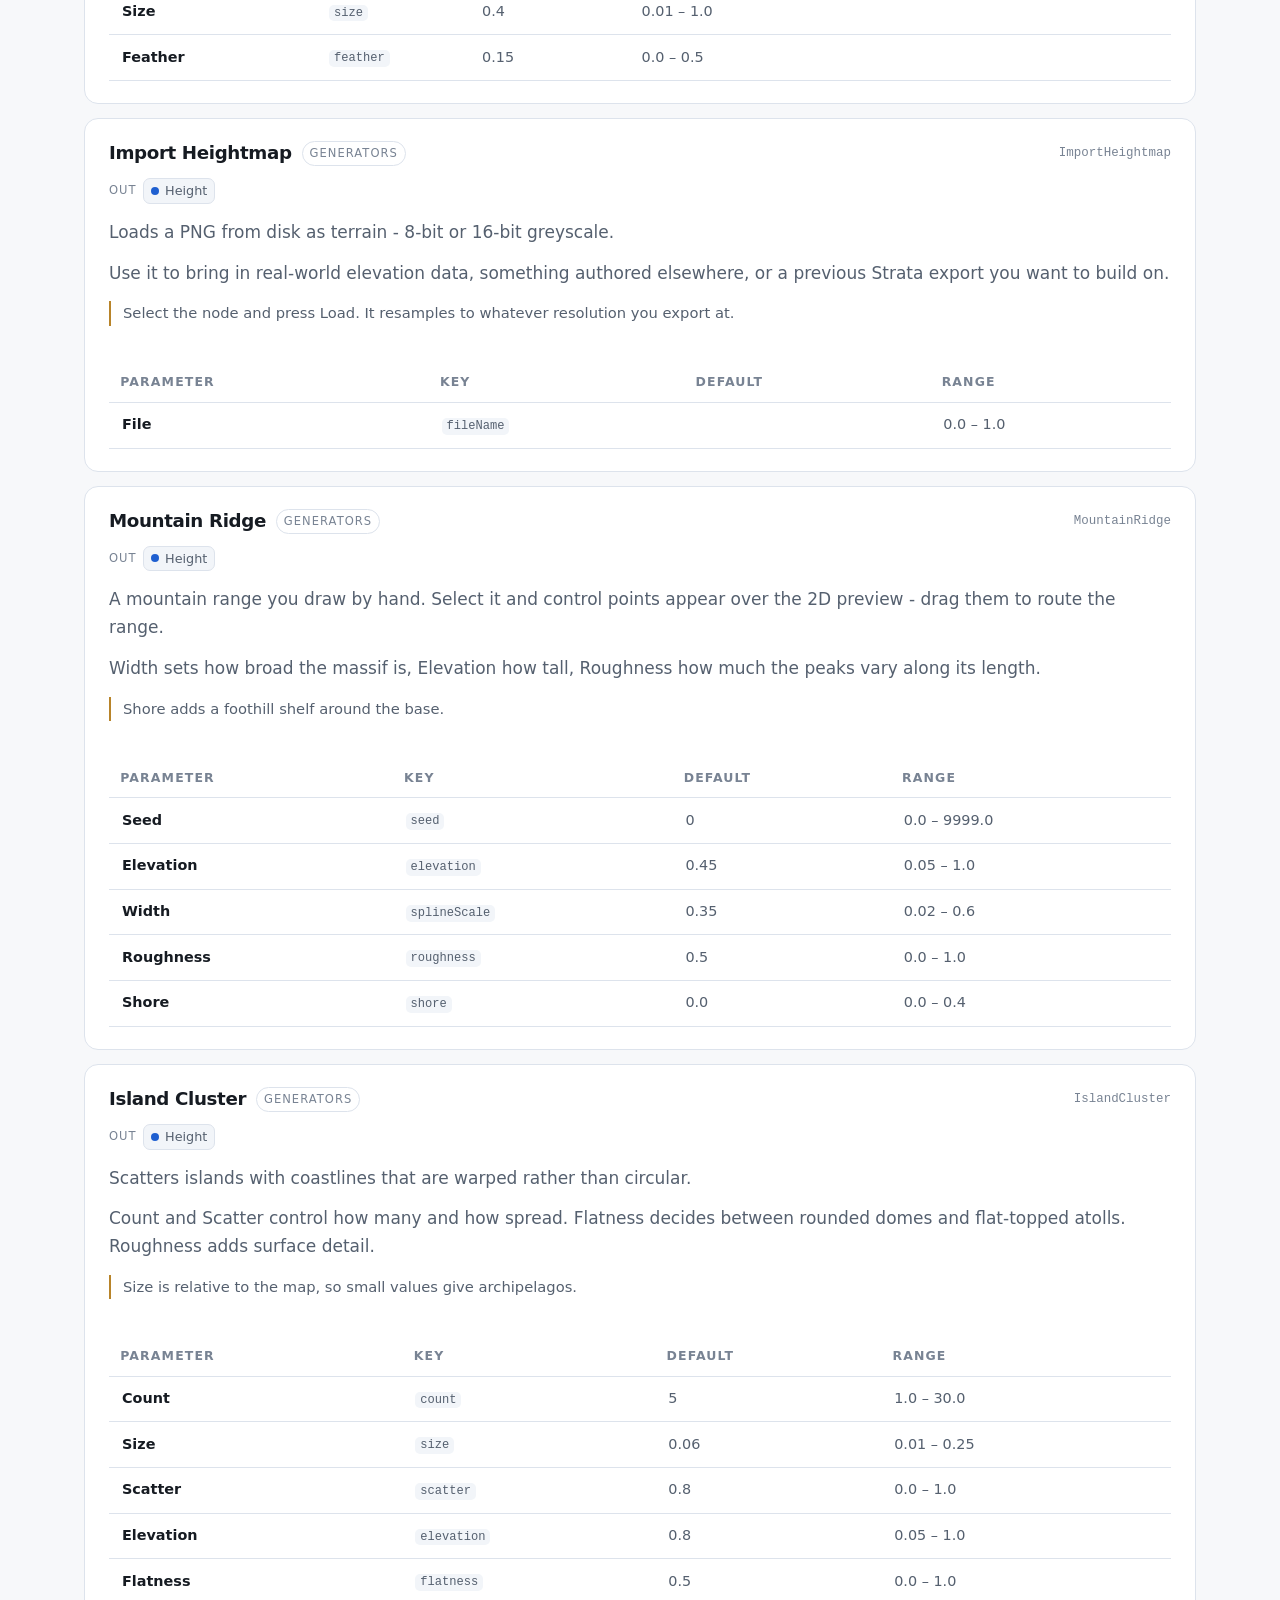
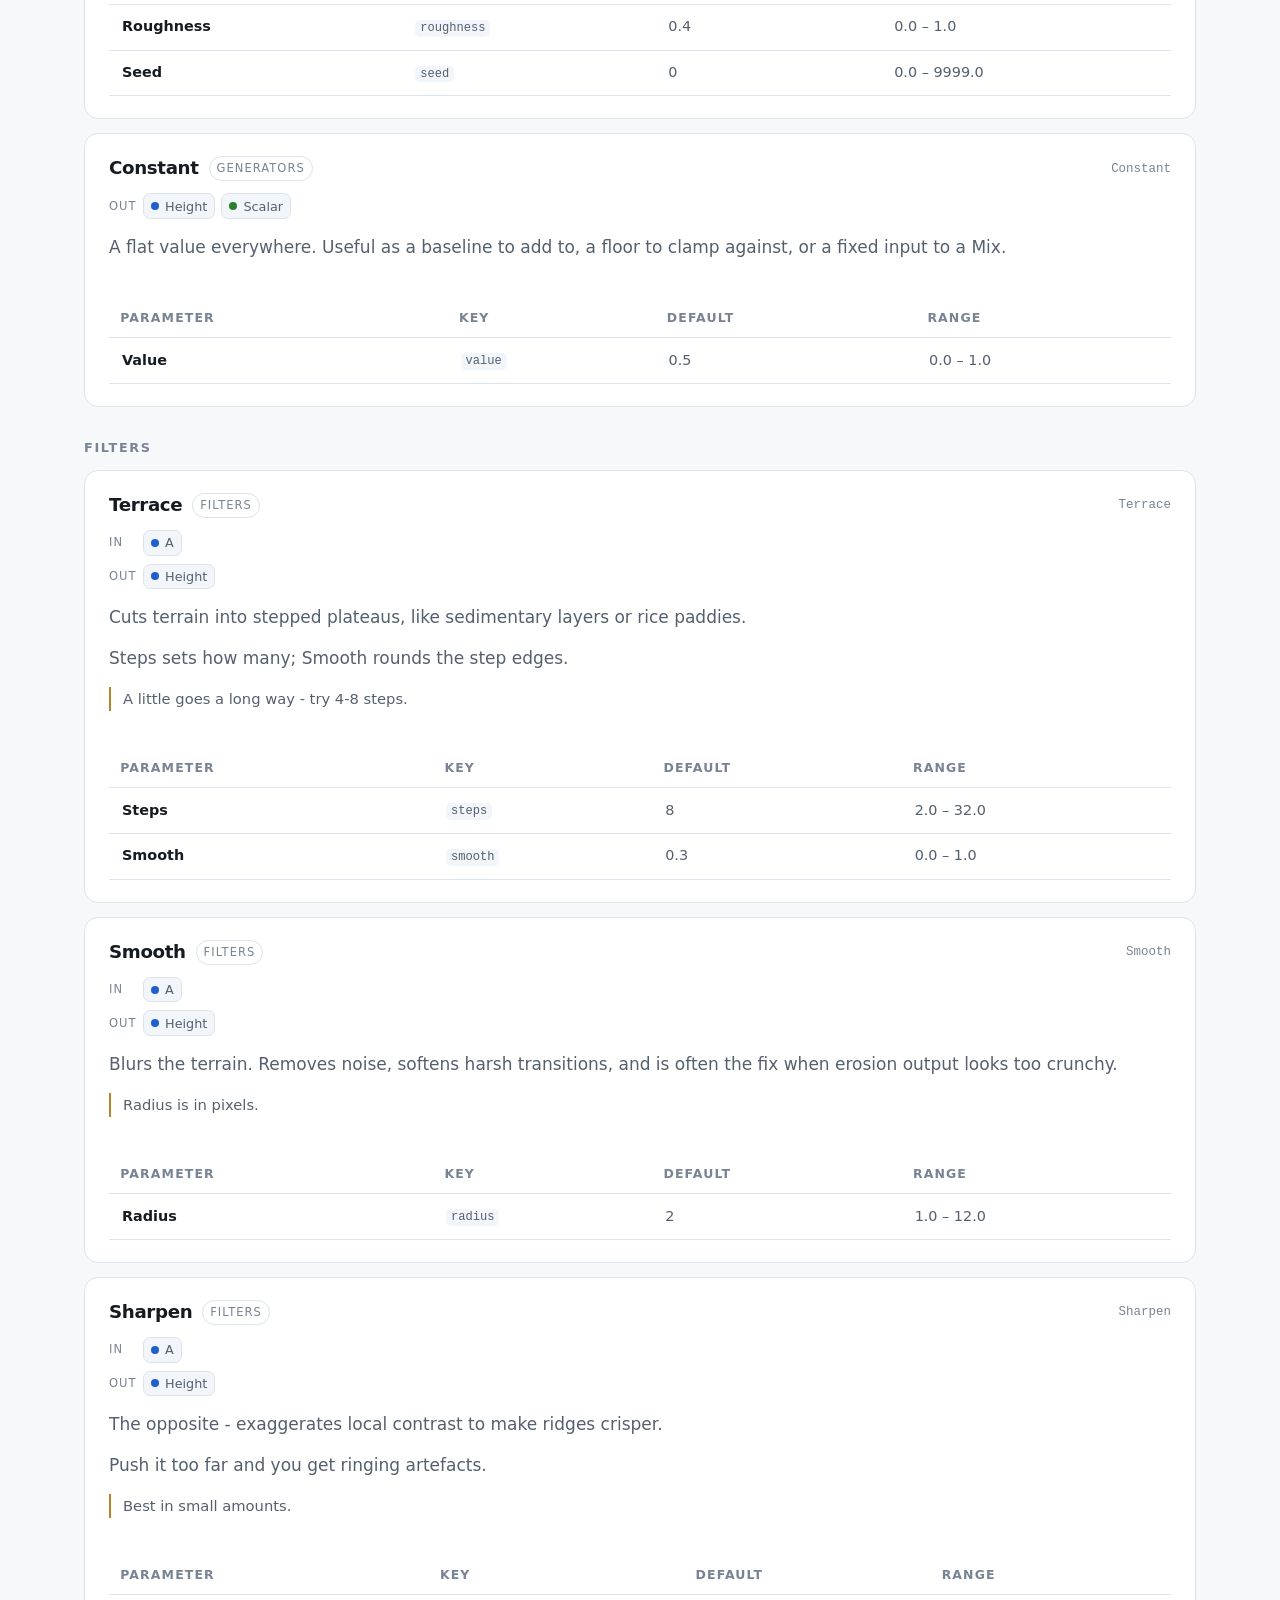
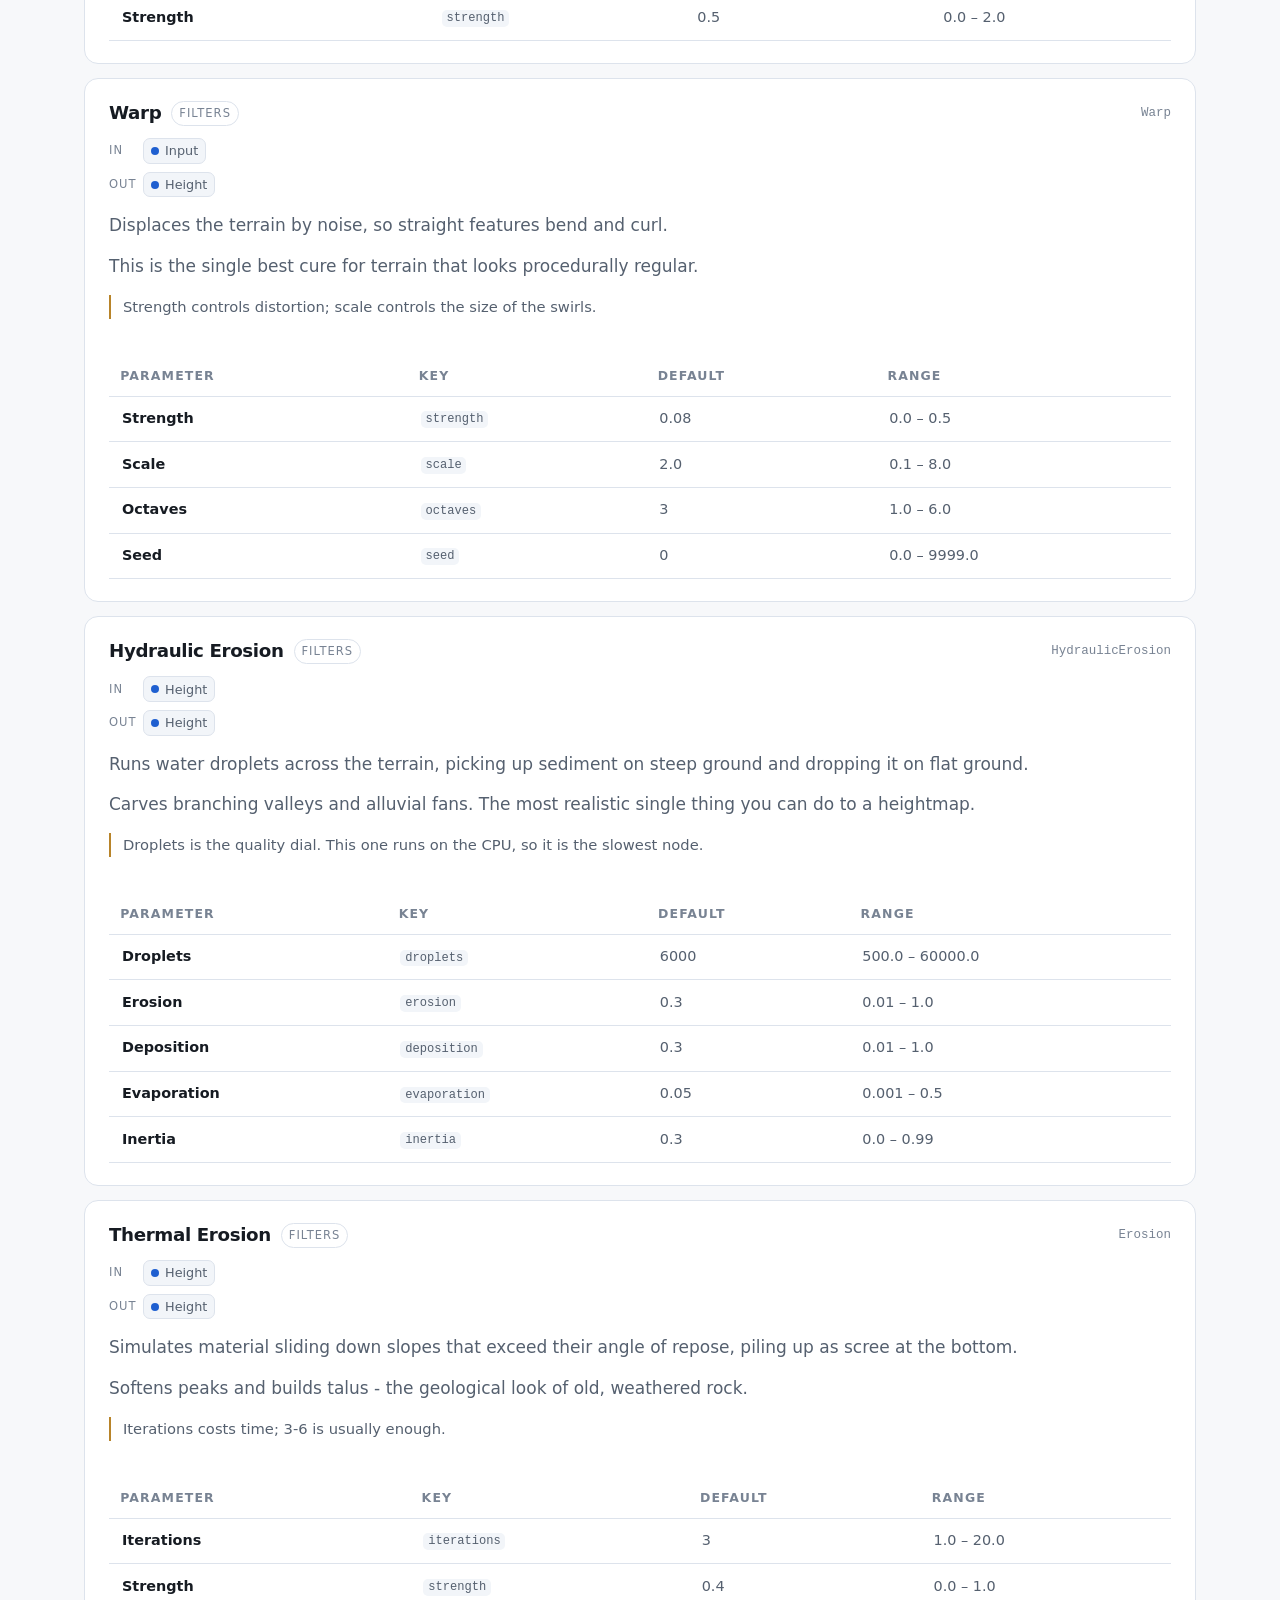
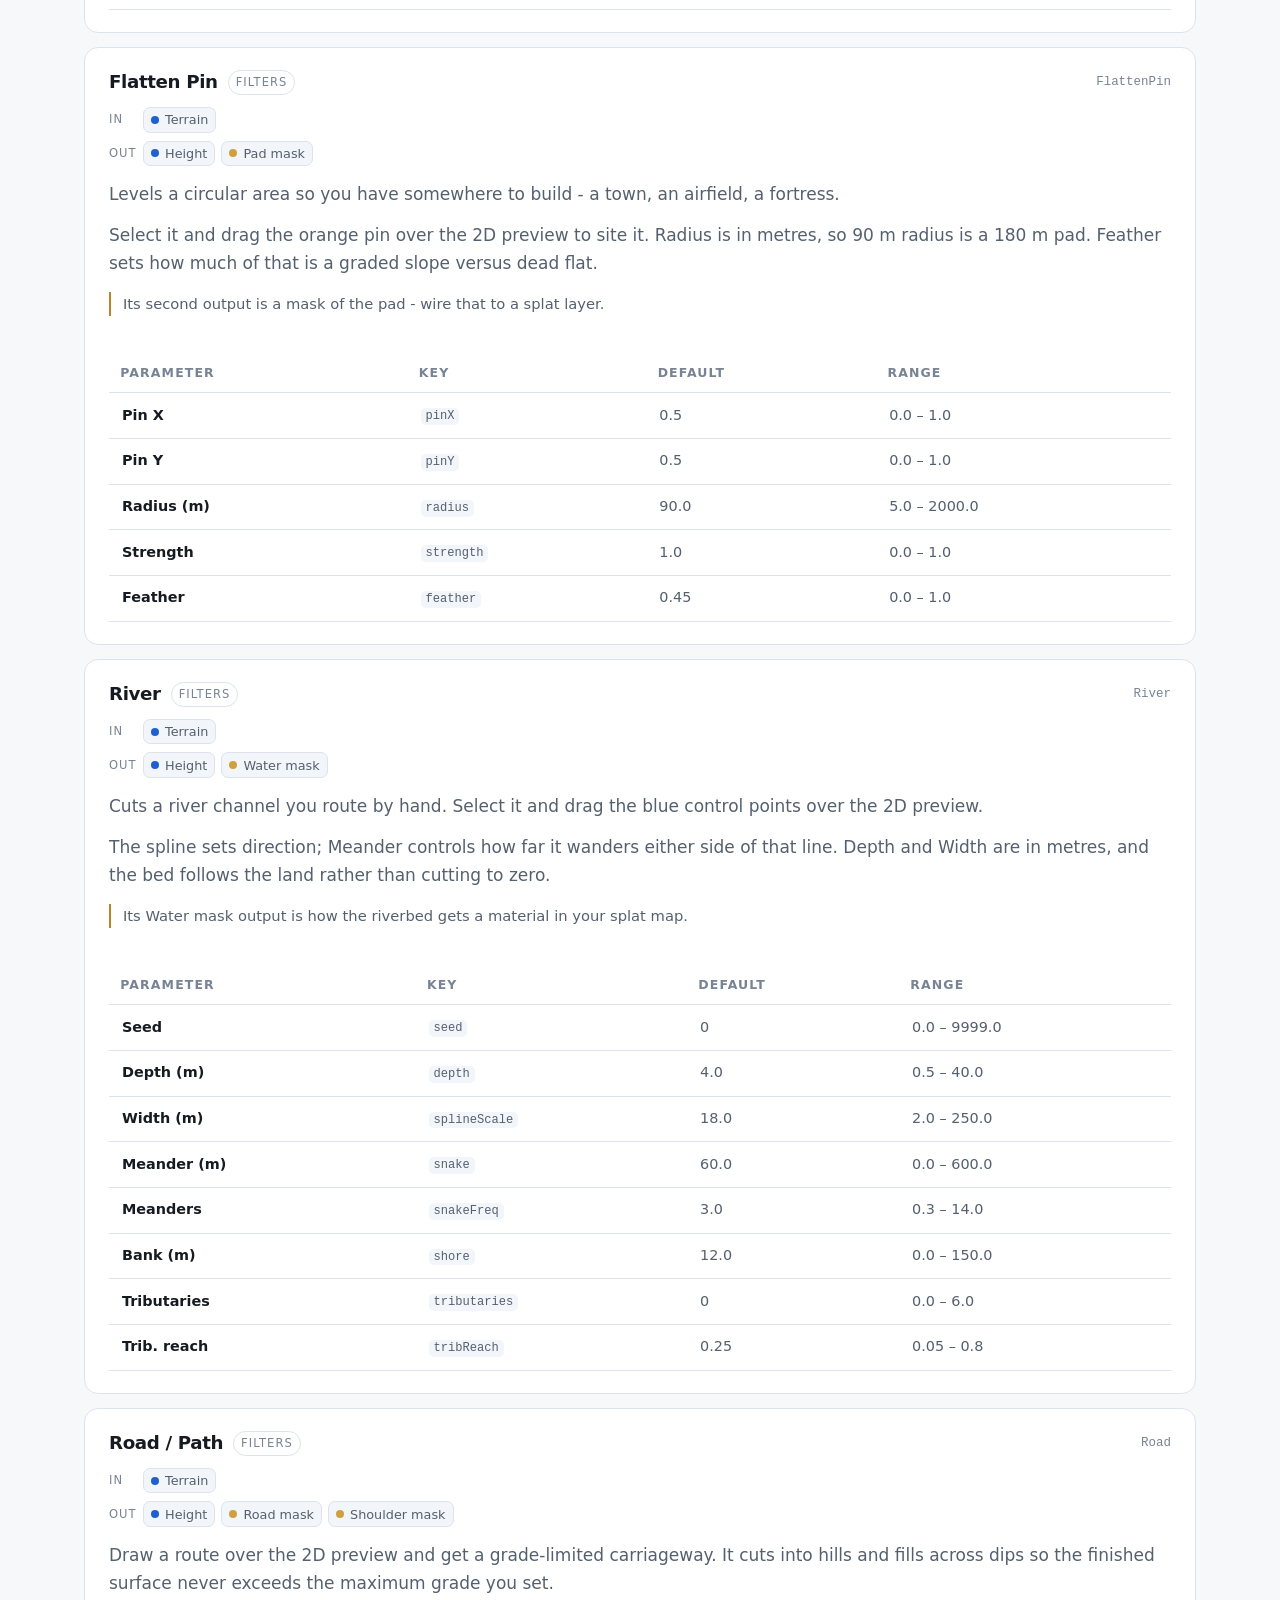
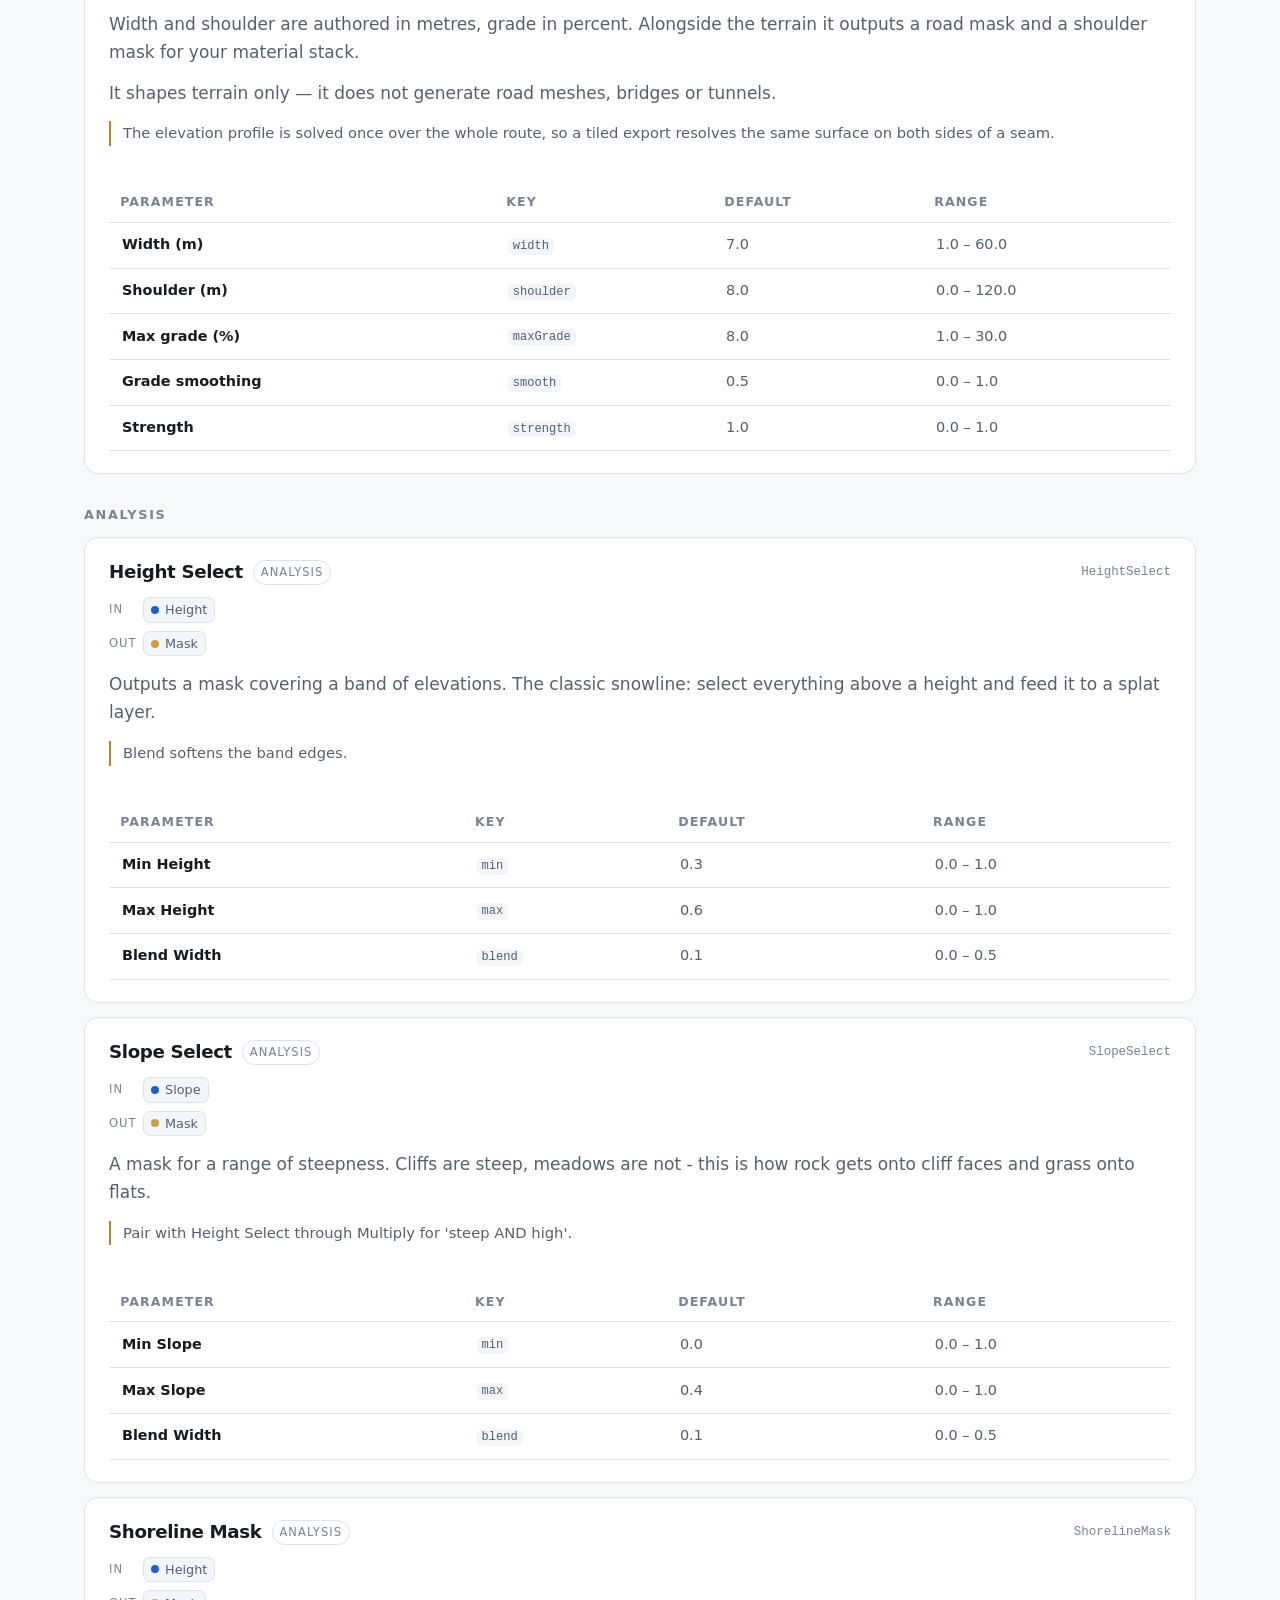
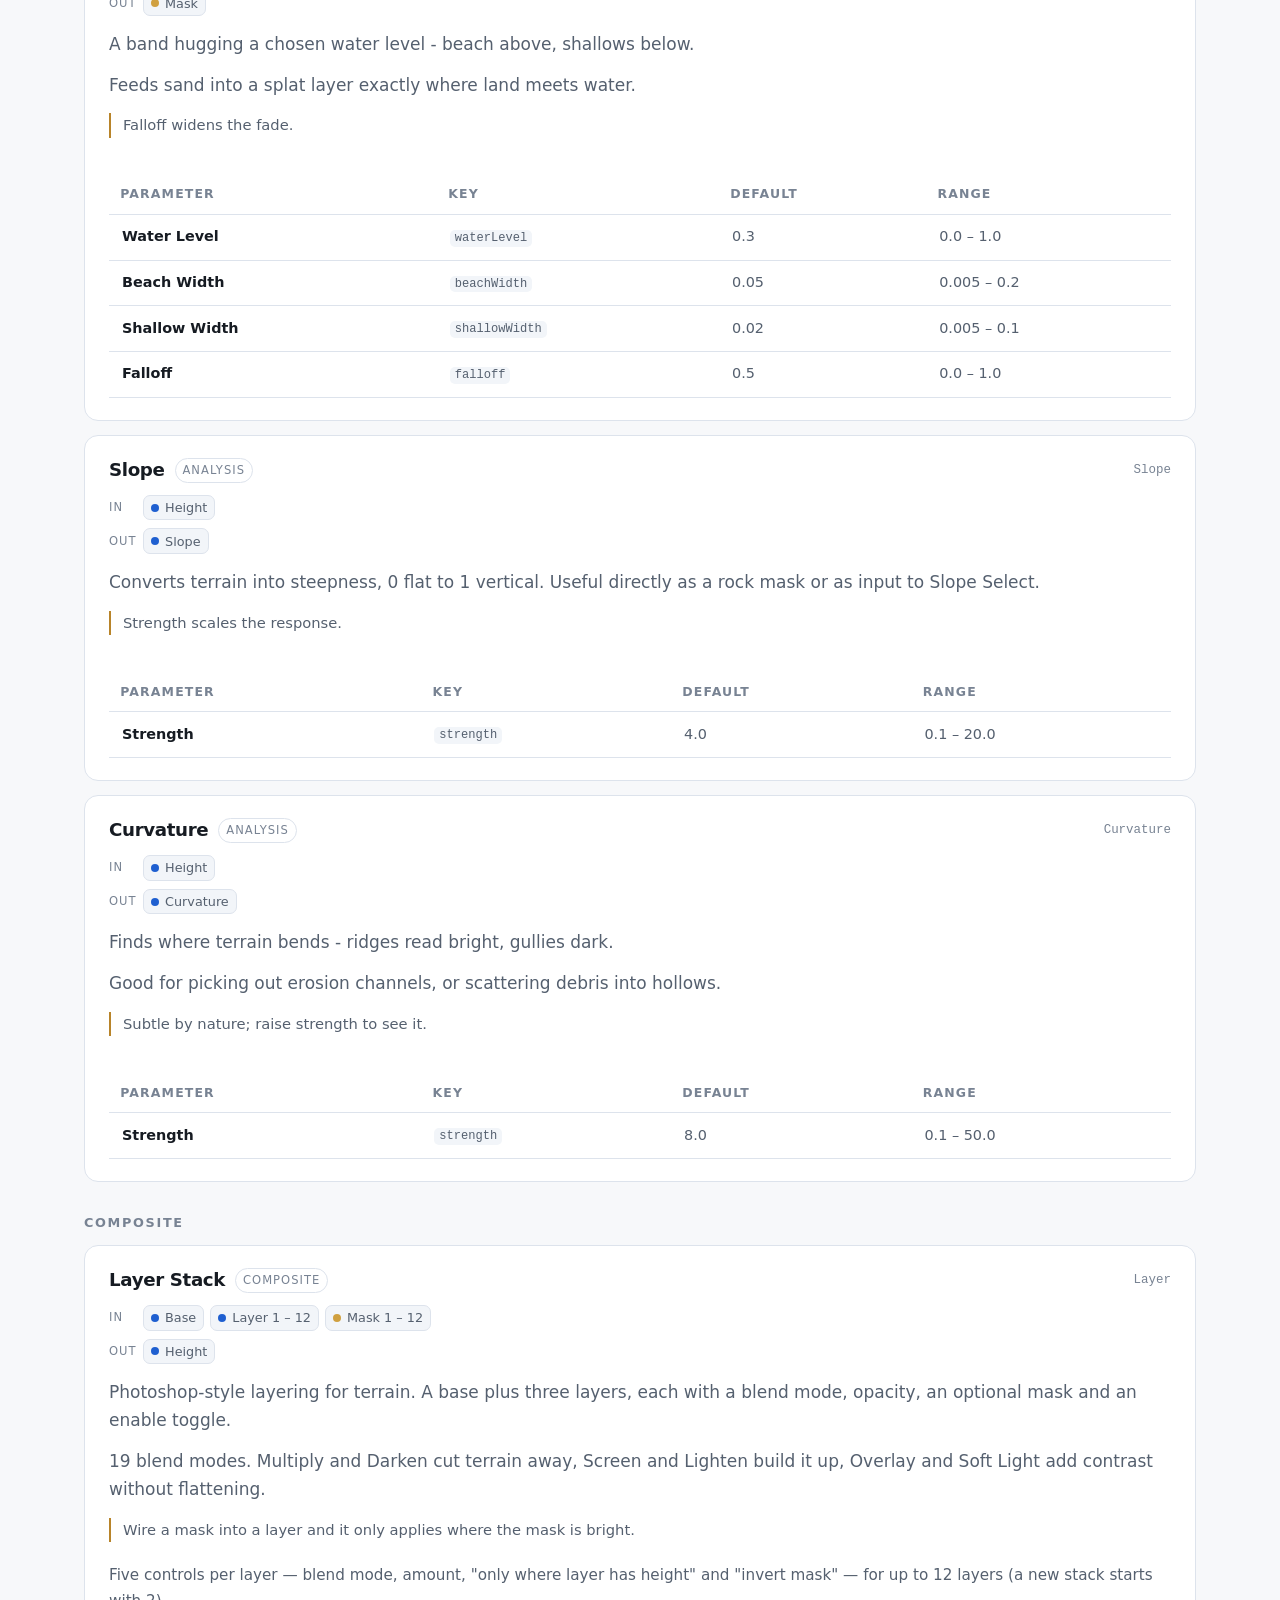
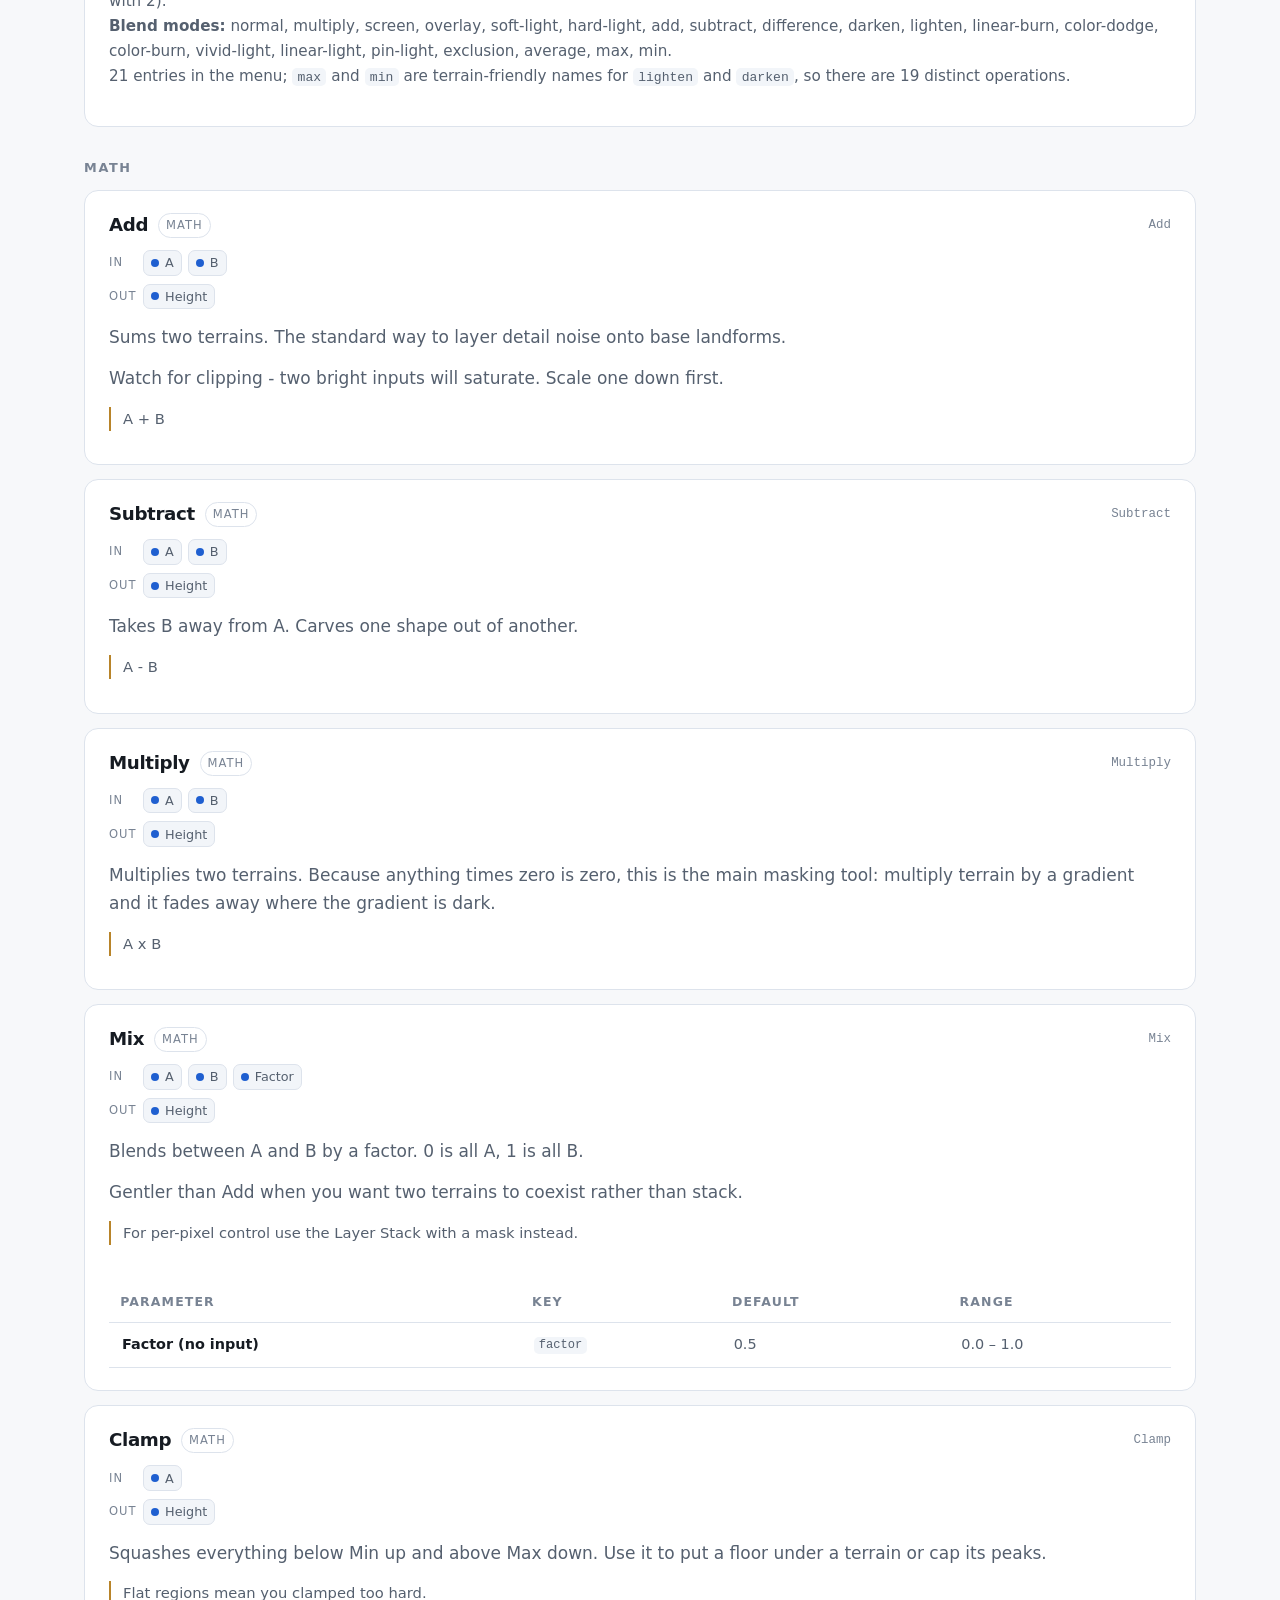
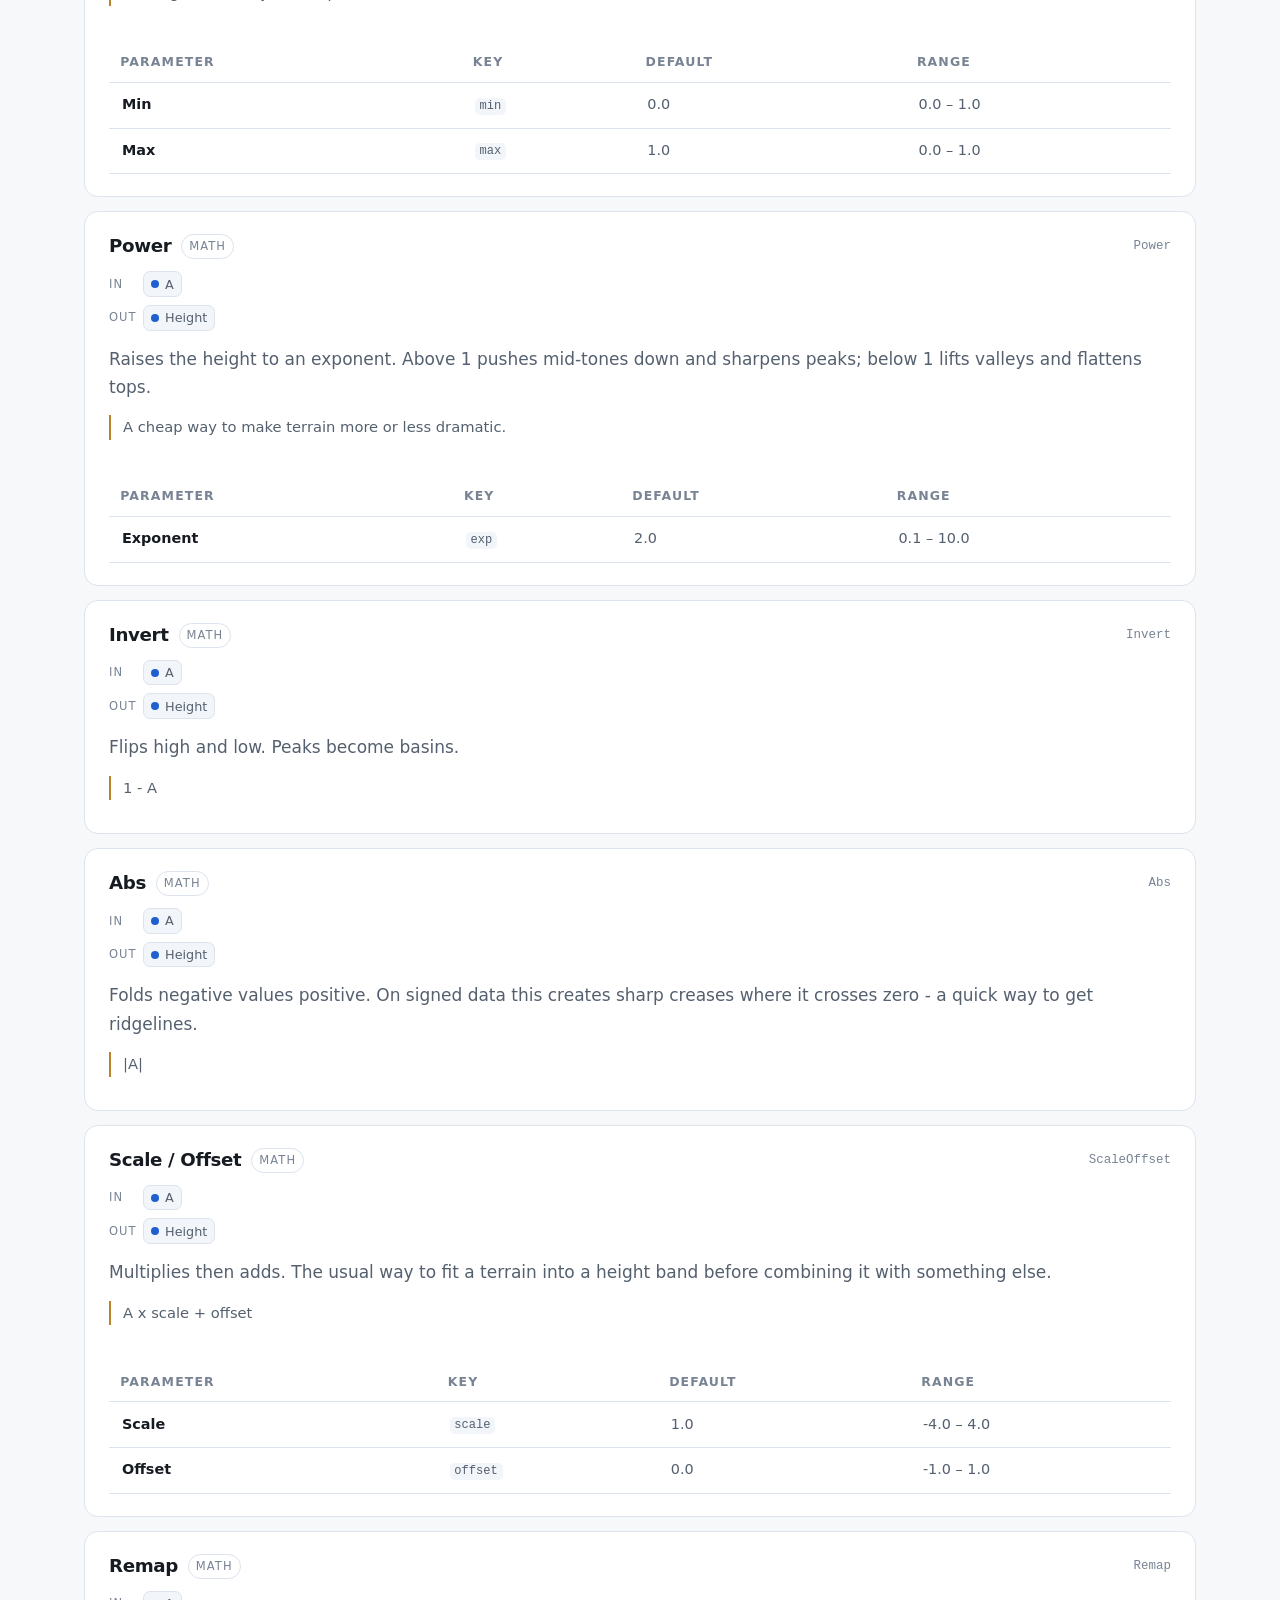
<file: docs/nodes.html>
<!doctype html>
<html lang="en">
<head>
<meta charset="utf-8">
<meta name="viewport" content="width=device-width, initial-scale=1">
<title>Node reference — Strata</title>
<meta name="description" content="Every one of Strata&#x27;s 39 nodes: what it does, its pins, and every parameter with its default and range.">
<link rel="canonical" href="https://orindoomhammer.github.io/strata-roadmap/nodes.html">
<meta property="og:title" content="Node reference — Strata">
<meta property="og:description" content="Every one of Strata&#x27;s 39 nodes: what it does, its pins, and every parameter with its default and range.">
<meta property="og:url" content="https://orindoomhammer.github.io/strata-roadmap/nodes.html">
<meta property="og:image" content="https://orindoomhammer.github.io/strata-roadmap/og.jpg">
<meta property="og:image:width" content="1200">
<meta property="og:image:height" content="630">
<meta property="og:image:alt" content="Strata key art: a glowing node graph laid over a mountain range">
<meta property="og:site_name" content="Strata">
<meta property="og:type" content="website">
<meta name="twitter:card" content="summary_large_image">
<meta name="twitter:title" content="Node reference — Strata">
<meta name="twitter:description" content="Every one of Strata&#x27;s 39 nodes: what it does, its pins, and every parameter with its default and range.">
<meta name="twitter:image" content="https://orindoomhammer.github.io/strata-roadmap/og.jpg">
<meta name="theme-color" content="#0b0e13">
<link rel="icon" href="favicon.svg" type="image/svg+xml">
<link rel="icon" href="favicon.png" sizes="32x32" type="image/png">
<link rel="apple-touch-icon" href="apple-touch-icon.png">
<link rel="stylesheet" href="css/site.css">

</head>
<body>
<header class="top">
  <div class="wrap topbar">
    <a class="brand" href="index.html"><span class="chev"></span>STRATA</a>
    <nav><a href="index.html">Overview</a><a href="nodes.html" class=on>Node reference</a><a href="changelog.html">Changelog</a></nav>
    <a class="btn small" href="https://orindoomhammer.itch.io/strata" rel="noopener">Get it</a>
  </div>
</header>

<section class="pagehead">
  <div class="wrap narrow">
    <h1>Node reference</h1>
    <p class="lead">All 39 nodes — what each one does, its pins, and every parameter with
    its default and range. This is the same reference that ships in the application under
    <em>Help</em>, generated from the source of version 0.3.1, so it cannot drift from the build.</p>
  </div>
</section>
<div class="wrap">
  <div class="filters">
    <label class="srch"><span class="vh">Search nodes</span>
      <input id="q" type="search" placeholder="Search nodes, parameters…" autocomplete="off"></label>
    <div class="chips"><button class="chip" data-cat="All" aria-pressed="true">All</button><button class="chip" data-cat="Generators" aria-pressed="false">Generators</button><button class="chip" data-cat="Filters" aria-pressed="false">Filters</button><button class="chip" data-cat="Analysis" aria-pressed="false">Analysis</button><button class="chip" data-cat="Composite" aria-pressed="false">Composite</button><button class="chip" data-cat="Math" aria-pressed="false">Math</button><button class="chip" data-cat="Values" aria-pressed="false">Values</button><button class="chip" data-cat="Output" aria-pressed="false">Output</button></div>
    <p id="count" class="dim small" aria-live="polite"></p>
  </div>
  <div class="nodegrid"><section class="catgroup"><h2 class="cathead">Generators</h2>
<article class="node" id="PerlinNoise" data-cat="Generators" data-name="perlin noise perlinnoise">
  <div class="node-head">
    <h3>Perlin Noise</h3>
    <span class="tag">Generators</span>
    
    <code class="nid">PerlinNoise</code>
  </div>
  <div class="pins"><span class="pinlab">Out</span><span class="pin height">Height</span></div>
  <div class="node-body"><p>The workhorse. Smooth, natural-looking hills.</p>
<p>Scale sets feature size - smaller means bigger landforms. Octaves layers finer detail on top; 6-8 gives rugged terrain, 2-3 gives rolling hills. Persistence controls how much each octave contributes.</p><p class="tip">Start here, then shape it with filters.</p></div>
  <div class="scroll"><table class="data params"><thead><tr><th scope="col">Parameter</th><th scope="col">Key</th><th scope="col">Default</th><th scope="col">Range</th></tr></thead><tbody><tr><th scope="row">Scale</th><td><code>scale</code></td><td>0.25</td><td>0.01 – 10.0</td></tr><tr><th scope="row">Octaves</th><td><code>octaves</code></td><td>4</td><td>1.0 – 8.0</td></tr><tr><th scope="row">Persistence</th><td><code>persistence</code></td><td>0.5</td><td>0.01 – 1.0</td></tr><tr><th scope="row">Lacunarity</th><td><code>lacunarity</code></td><td>2.0</td><td>1.0 – 4.0</td></tr><tr><th scope="row">Seed</th><td><code>seed</code></td><td>42</td><td>0.0 – 9999.0</td></tr><tr><th scope="row">Offset X</th><td><code>offsetX</code></td><td>0.0</td><td>-100.0 – 100.0</td></tr><tr><th scope="row">Offset Y</th><td><code>offsetY</code></td><td>0.0</td><td>-100.0 – 100.0</td></tr></tbody></table></div>
</article>
<article class="node" id="SimplexNoise" data-cat="Generators" data-name="simplex noise simplexnoise">
  <div class="node-head">
    <h3>Simplex Noise</h3>
    <span class="tag">Generators</span>
    
    <code class="nid">SimplexNoise</code>
  </div>
  <div class="pins"><span class="pinlab">Out</span><span class="pin height">Height</span></div>
  <div class="node-body"><p>Like Perlin but with a different grain - fewer axis-aligned artefacts and a slightly more organic feel.</p>
<p>Use it when Perlin looks too regular, or mix both for variety.</p><p class="tip">Same settings as Perlin.</p></div>
  <div class="scroll"><table class="data params"><thead><tr><th scope="col">Parameter</th><th scope="col">Key</th><th scope="col">Default</th><th scope="col">Range</th></tr></thead><tbody><tr><th scope="row">Scale</th><td><code>scale</code></td><td>0.25</td><td>0.01 – 10.0</td></tr><tr><th scope="row">Octaves</th><td><code>octaves</code></td><td>5</td><td>1.0 – 8.0</td></tr><tr><th scope="row">Persistence</th><td><code>persistence</code></td><td>0.5</td><td>0.01 – 1.0</td></tr><tr><th scope="row">Lacunarity</th><td><code>lacunarity</code></td><td>2.0</td><td>1.0 – 4.0</td></tr><tr><th scope="row">Seed</th><td><code>seed</code></td><td>0</td><td>0.0 – 9999.0</td></tr></tbody></table></div>
</article>
<article class="node" id="Voronoi" data-cat="Generators" data-name="voronoi voronoi">
  <div class="node-head">
    <h3>Voronoi</h3>
    <span class="tag">Generators</span>
    
    <code class="nid">Voronoi</code>
  </div>
  <div class="pins"><span class="pinlab">Out</span><span class="pin height">Height</span></div>
  <div class="node-body"><p>Cell-based patterns. F1 mode gives rounded blobs; F2 and F2-F1 give ridged cell walls that read as cracked rock or mountain ranges.</p>
<p>Powerful mixed at low opacity under noise.</p><p class="tip">Try F2-F1 through a Layer Stack.</p></div>
  <div class="scroll"><table class="data params"><thead><tr><th scope="col">Parameter</th><th scope="col">Key</th><th scope="col">Default</th><th scope="col">Range</th></tr></thead><tbody><tr><th scope="row">Scale</th><td><code>scale</code></td><td>0.17</td><td>0.01 – 10.0</td></tr><tr><th scope="row">Mode</th><td><code>mode</code></td><td>f1</td><td>f1, f2, f2-f1</td></tr><tr><th scope="row">Seed</th><td><code>seed</code></td><td>0</td><td>0.0 – 9999.0</td></tr></tbody></table></div>
</article>
<article class="node" id="Gradient" data-cat="Generators" data-name="gradient gradient">
  <div class="node-head">
    <h3>Gradient</h3>
    <span class="tag">Generators</span>
    
    <code class="nid">Gradient</code>
  </div>
  <div class="pins"><span class="pinlab">Out</span><span class="pin height">Height</span></div>
  <div class="node-body"><p>A smooth ramp across the map - linear, radial, cone, rim or diamond.</p>
<p>Mostly used as a mask or a multiplier: a radial gradient multiplied into noise makes an island; a linear one makes terrain fall away toward one edge.</p><p class="tip">Falloff bends the curve; angle rotates the linear type.</p></div>
  <div class="scroll"><table class="data params"><thead><tr><th scope="col">Parameter</th><th scope="col">Key</th><th scope="col">Default</th><th scope="col">Range</th></tr></thead><tbody><tr><th scope="row">Type</th><td><code>type</code></td><td>radial</td><td>linear, radial, cone, rim, diamond</td></tr><tr><th scope="row">Falloff</th><td><code>falloff</code></td><td>1.0</td><td>0.1 – 4.0</td></tr><tr><th scope="row">Direction (°)</th><td><code>angle</code></td><td>0.0</td><td>0.0 – 360.0</td></tr></tbody></table></div>
</article>
<article class="node" id="MaskShape" data-cat="Generators" data-name="mask shape maskshape">
  <div class="node-head">
    <h3>Mask Shape</h3>
    <span class="tag">Generators</span>
    
    <code class="nid">MaskShape</code>
  </div>
  <div class="pins"><span class="pinlab">Out</span><span class="pin mask">Mask</span></div>
  <div class="node-body"><p>A circle, rectangle, ellipse, ring or diamond you can place and feather.</p>
<p>Use it to confine an effect to one region, or as a splat layer for a deliberately shaped zone.</p><p class="tip">Feather softens the edge.</p></div>
  <div class="scroll"><table class="data params"><thead><tr><th scope="col">Parameter</th><th scope="col">Key</th><th scope="col">Default</th><th scope="col">Range</th></tr></thead><tbody><tr><th scope="row">Shape</th><td><code>shape</code></td><td>circle</td><td>circle, rectangle, ellipse, ring, diamond</td></tr><tr><th scope="row">Center X</th><td><code>centerX</code></td><td>0.5</td><td>0.0 – 1.0</td></tr><tr><th scope="row">Center Y</th><td><code>centerY</code></td><td>0.5</td><td>0.0 – 1.0</td></tr><tr><th scope="row">Size</th><td><code>size</code></td><td>0.4</td><td>0.01 – 1.0</td></tr><tr><th scope="row">Feather</th><td><code>feather</code></td><td>0.15</td><td>0.0 – 0.5</td></tr></tbody></table></div>
</article>
<article class="node" id="ImportHeightmap" data-cat="Generators" data-name="import heightmap importheightmap">
  <div class="node-head">
    <h3>Import Heightmap</h3>
    <span class="tag">Generators</span>
    
    <code class="nid">ImportHeightmap</code>
  </div>
  <div class="pins"><span class="pinlab">Out</span><span class="pin height">Height</span></div>
  <div class="node-body"><p>Loads a PNG from disk as terrain - 8-bit or 16-bit greyscale.</p>
<p>Use it to bring in real-world elevation data, something authored elsewhere, or a previous Strata export you want to build on.</p><p class="tip">Select the node and press Load. It resamples to whatever resolution you export at.</p></div>
  <div class="scroll"><table class="data params"><thead><tr><th scope="col">Parameter</th><th scope="col">Key</th><th scope="col">Default</th><th scope="col">Range</th></tr></thead><tbody><tr><th scope="row">File</th><td><code>fileName</code></td><td></td><td>0.0 – 1.0</td></tr></tbody></table></div>
</article>
<article class="node" id="MountainRidge" data-cat="Generators" data-name="mountain ridge mountainridge">
  <div class="node-head">
    <h3>Mountain Ridge</h3>
    <span class="tag">Generators</span>
    
    <code class="nid">MountainRidge</code>
  </div>
  <div class="pins"><span class="pinlab">Out</span><span class="pin height">Height</span></div>
  <div class="node-body"><p>A mountain range you draw by hand. Select it and control points appear over the 2D preview - drag them to route the range.</p>
<p>Width sets how broad the massif is, Elevation how tall, Roughness how much the peaks vary along its length.</p><p class="tip">Shore adds a foothill shelf around the base.</p></div>
  <div class="scroll"><table class="data params"><thead><tr><th scope="col">Parameter</th><th scope="col">Key</th><th scope="col">Default</th><th scope="col">Range</th></tr></thead><tbody><tr><th scope="row">Seed</th><td><code>seed</code></td><td>0</td><td>0.0 – 9999.0</td></tr><tr><th scope="row">Elevation</th><td><code>elevation</code></td><td>0.45</td><td>0.05 – 1.0</td></tr><tr><th scope="row">Width</th><td><code>splineScale</code></td><td>0.35</td><td>0.02 – 0.6</td></tr><tr><th scope="row">Roughness</th><td><code>roughness</code></td><td>0.5</td><td>0.0 – 1.0</td></tr><tr><th scope="row">Shore</th><td><code>shore</code></td><td>0.0</td><td>0.0 – 0.4</td></tr></tbody></table></div>
</article>
<article class="node" id="IslandCluster" data-cat="Generators" data-name="island cluster islandcluster">
  <div class="node-head">
    <h3>Island Cluster</h3>
    <span class="tag">Generators</span>
    
    <code class="nid">IslandCluster</code>
  </div>
  <div class="pins"><span class="pinlab">Out</span><span class="pin height">Height</span></div>
  <div class="node-body"><p>Scatters islands with coastlines that are warped rather than circular.</p>
<p>Count and Scatter control how many and how spread. Flatness decides between rounded domes and flat-topped atolls. Roughness adds surface detail.</p><p class="tip">Size is relative to the map, so small values give archipelagos.</p></div>
  <div class="scroll"><table class="data params"><thead><tr><th scope="col">Parameter</th><th scope="col">Key</th><th scope="col">Default</th><th scope="col">Range</th></tr></thead><tbody><tr><th scope="row">Count</th><td><code>count</code></td><td>5</td><td>1.0 – 30.0</td></tr><tr><th scope="row">Size</th><td><code>size</code></td><td>0.06</td><td>0.01 – 0.25</td></tr><tr><th scope="row">Scatter</th><td><code>scatter</code></td><td>0.8</td><td>0.0 – 1.0</td></tr><tr><th scope="row">Elevation</th><td><code>elevation</code></td><td>0.8</td><td>0.05 – 1.0</td></tr><tr><th scope="row">Flatness</th><td><code>flatness</code></td><td>0.5</td><td>0.0 – 1.0</td></tr><tr><th scope="row">Roughness</th><td><code>roughness</code></td><td>0.4</td><td>0.0 – 1.0</td></tr><tr><th scope="row">Seed</th><td><code>seed</code></td><td>0</td><td>0.0 – 9999.0</td></tr></tbody></table></div>
</article>
<article class="node" id="Constant" data-cat="Generators" data-name="constant constant">
  <div class="node-head">
    <h3>Constant</h3>
    <span class="tag">Generators</span>
    
    <code class="nid">Constant</code>
  </div>
  <div class="pins"><span class="pinlab">Out</span><span class="pin height">Height</span><span class="pin scalar">Scalar</span></div>
  <div class="node-body"><p>A flat value everywhere. Useful as a baseline to add to, a floor to clamp against, or a fixed input to a Mix.</p></div>
  <div class="scroll"><table class="data params"><thead><tr><th scope="col">Parameter</th><th scope="col">Key</th><th scope="col">Default</th><th scope="col">Range</th></tr></thead><tbody><tr><th scope="row">Value</th><td><code>value</code></td><td>0.5</td><td>0.0 – 1.0</td></tr></tbody></table></div>
</article></section><section class="catgroup"><h2 class="cathead">Filters</h2>
<article class="node" id="Terrace" data-cat="Filters" data-name="terrace terrace">
  <div class="node-head">
    <h3>Terrace</h3>
    <span class="tag">Filters</span>
    
    <code class="nid">Terrace</code>
  </div>
  <div class="pins"><span class="pinlab">In</span><span class="pin height">A</span></div><div class="pins"><span class="pinlab">Out</span><span class="pin height">Height</span></div>
  <div class="node-body"><p>Cuts terrain into stepped plateaus, like sedimentary layers or rice paddies.</p>
<p>Steps sets how many; Smooth rounds the step edges.</p><p class="tip">A little goes a long way - try 4-8 steps.</p></div>
  <div class="scroll"><table class="data params"><thead><tr><th scope="col">Parameter</th><th scope="col">Key</th><th scope="col">Default</th><th scope="col">Range</th></tr></thead><tbody><tr><th scope="row">Steps</th><td><code>steps</code></td><td>8</td><td>2.0 – 32.0</td></tr><tr><th scope="row">Smooth</th><td><code>smooth</code></td><td>0.3</td><td>0.0 – 1.0</td></tr></tbody></table></div>
</article>
<article class="node" id="Smooth" data-cat="Filters" data-name="smooth smooth">
  <div class="node-head">
    <h3>Smooth</h3>
    <span class="tag">Filters</span>
    
    <code class="nid">Smooth</code>
  </div>
  <div class="pins"><span class="pinlab">In</span><span class="pin height">A</span></div><div class="pins"><span class="pinlab">Out</span><span class="pin height">Height</span></div>
  <div class="node-body"><p>Blurs the terrain. Removes noise, softens harsh transitions, and is often the fix when erosion output looks too crunchy.</p><p class="tip">Radius is in pixels.</p></div>
  <div class="scroll"><table class="data params"><thead><tr><th scope="col">Parameter</th><th scope="col">Key</th><th scope="col">Default</th><th scope="col">Range</th></tr></thead><tbody><tr><th scope="row">Radius</th><td><code>radius</code></td><td>2</td><td>1.0 – 12.0</td></tr></tbody></table></div>
</article>
<article class="node" id="Sharpen" data-cat="Filters" data-name="sharpen sharpen">
  <div class="node-head">
    <h3>Sharpen</h3>
    <span class="tag">Filters</span>
    
    <code class="nid">Sharpen</code>
  </div>
  <div class="pins"><span class="pinlab">In</span><span class="pin height">A</span></div><div class="pins"><span class="pinlab">Out</span><span class="pin height">Height</span></div>
  <div class="node-body"><p>The opposite - exaggerates local contrast to make ridges crisper.</p>
<p>Push it too far and you get ringing artefacts.</p><p class="tip">Best in small amounts.</p></div>
  <div class="scroll"><table class="data params"><thead><tr><th scope="col">Parameter</th><th scope="col">Key</th><th scope="col">Default</th><th scope="col">Range</th></tr></thead><tbody><tr><th scope="row">Strength</th><td><code>strength</code></td><td>0.5</td><td>0.0 – 2.0</td></tr></tbody></table></div>
</article>
<article class="node" id="Warp" data-cat="Filters" data-name="warp warp">
  <div class="node-head">
    <h3>Warp</h3>
    <span class="tag">Filters</span>
    
    <code class="nid">Warp</code>
  </div>
  <div class="pins"><span class="pinlab">In</span><span class="pin height">Input</span></div><div class="pins"><span class="pinlab">Out</span><span class="pin height">Height</span></div>
  <div class="node-body"><p>Displaces the terrain by noise, so straight features bend and curl.</p>
<p>This is the single best cure for terrain that looks procedurally regular.</p><p class="tip">Strength controls distortion; scale controls the size of the swirls.</p></div>
  <div class="scroll"><table class="data params"><thead><tr><th scope="col">Parameter</th><th scope="col">Key</th><th scope="col">Default</th><th scope="col">Range</th></tr></thead><tbody><tr><th scope="row">Strength</th><td><code>strength</code></td><td>0.08</td><td>0.0 – 0.5</td></tr><tr><th scope="row">Scale</th><td><code>scale</code></td><td>2.0</td><td>0.1 – 8.0</td></tr><tr><th scope="row">Octaves</th><td><code>octaves</code></td><td>3</td><td>1.0 – 6.0</td></tr><tr><th scope="row">Seed</th><td><code>seed</code></td><td>0</td><td>0.0 – 9999.0</td></tr></tbody></table></div>
</article>
<article class="node" id="HydraulicErosion" data-cat="Filters" data-name="hydraulic erosion hydraulicerosion">
  <div class="node-head">
    <h3>Hydraulic Erosion</h3>
    <span class="tag">Filters</span>
    
    <code class="nid">HydraulicErosion</code>
  </div>
  <div class="pins"><span class="pinlab">In</span><span class="pin height">Height</span></div><div class="pins"><span class="pinlab">Out</span><span class="pin height">Height</span></div>
  <div class="node-body"><p>Runs water droplets across the terrain, picking up sediment on steep ground and dropping it on flat ground.</p>
<p>Carves branching valleys and alluvial fans. The most realistic single thing you can do to a heightmap.</p><p class="tip">Droplets is the quality dial. This one runs on the CPU, so it is the slowest node.</p></div>
  <div class="scroll"><table class="data params"><thead><tr><th scope="col">Parameter</th><th scope="col">Key</th><th scope="col">Default</th><th scope="col">Range</th></tr></thead><tbody><tr><th scope="row">Droplets</th><td><code>droplets</code></td><td>6000</td><td>500.0 – 60000.0</td></tr><tr><th scope="row">Erosion</th><td><code>erosion</code></td><td>0.3</td><td>0.01 – 1.0</td></tr><tr><th scope="row">Deposition</th><td><code>deposition</code></td><td>0.3</td><td>0.01 – 1.0</td></tr><tr><th scope="row">Evaporation</th><td><code>evaporation</code></td><td>0.05</td><td>0.001 – 0.5</td></tr><tr><th scope="row">Inertia</th><td><code>inertia</code></td><td>0.3</td><td>0.0 – 0.99</td></tr></tbody></table></div>
</article>
<article class="node" id="Erosion" data-cat="Filters" data-name="thermal erosion erosion">
  <div class="node-head">
    <h3>Thermal Erosion</h3>
    <span class="tag">Filters</span>
    
    <code class="nid">Erosion</code>
  </div>
  <div class="pins"><span class="pinlab">In</span><span class="pin height">Height</span></div><div class="pins"><span class="pinlab">Out</span><span class="pin height">Height</span></div>
  <div class="node-body"><p>Simulates material sliding down slopes that exceed their angle of repose, piling up as scree at the bottom.</p>
<p>Softens peaks and builds talus - the geological look of old, weathered rock.</p><p class="tip">Iterations costs time; 3-6 is usually enough.</p></div>
  <div class="scroll"><table class="data params"><thead><tr><th scope="col">Parameter</th><th scope="col">Key</th><th scope="col">Default</th><th scope="col">Range</th></tr></thead><tbody><tr><th scope="row">Iterations</th><td><code>iterations</code></td><td>3</td><td>1.0 – 20.0</td></tr><tr><th scope="row">Strength</th><td><code>strength</code></td><td>0.4</td><td>0.0 – 1.0</td></tr></tbody></table></div>
</article>
<article class="node" id="FlattenPin" data-cat="Filters" data-name="flatten pin flattenpin">
  <div class="node-head">
    <h3>Flatten Pin</h3>
    <span class="tag">Filters</span>
    
    <code class="nid">FlattenPin</code>
  </div>
  <div class="pins"><span class="pinlab">In</span><span class="pin height">Terrain</span></div><div class="pins"><span class="pinlab">Out</span><span class="pin height">Height</span><span class="pin mask">Pad mask</span></div>
  <div class="node-body"><p>Levels a circular area so you have somewhere to build - a town, an airfield, a fortress.</p>
<p>Select it and drag the orange pin over the 2D preview to site it. Radius is in metres, so 90 m radius is a 180 m pad. Feather sets how much of that is a graded slope versus dead flat.</p><p class="tip">Its second output is a mask of the pad - wire that to a splat layer.</p></div>
  <div class="scroll"><table class="data params"><thead><tr><th scope="col">Parameter</th><th scope="col">Key</th><th scope="col">Default</th><th scope="col">Range</th></tr></thead><tbody><tr><th scope="row">Pin X</th><td><code>pinX</code></td><td>0.5</td><td>0.0 – 1.0</td></tr><tr><th scope="row">Pin Y</th><td><code>pinY</code></td><td>0.5</td><td>0.0 – 1.0</td></tr><tr><th scope="row">Radius (m)</th><td><code>radius</code></td><td>90.0</td><td>5.0 – 2000.0</td></tr><tr><th scope="row">Strength</th><td><code>strength</code></td><td>1.0</td><td>0.0 – 1.0</td></tr><tr><th scope="row">Feather</th><td><code>feather</code></td><td>0.45</td><td>0.0 – 1.0</td></tr></tbody></table></div>
</article>
<article class="node" id="River" data-cat="Filters" data-name="river river">
  <div class="node-head">
    <h3>River</h3>
    <span class="tag">Filters</span>
    
    <code class="nid">River</code>
  </div>
  <div class="pins"><span class="pinlab">In</span><span class="pin height">Terrain</span></div><div class="pins"><span class="pinlab">Out</span><span class="pin height">Height</span><span class="pin mask">Water mask</span></div>
  <div class="node-body"><p>Cuts a river channel you route by hand. Select it and drag the blue control points over the 2D preview.</p>
<p>The spline sets direction; Meander controls how far it wanders either side of that line. Depth and Width are in metres, and the bed follows the land rather than cutting to zero.</p><p class="tip">Its Water mask output is how the riverbed gets a material in your splat map.</p></div>
  <div class="scroll"><table class="data params"><thead><tr><th scope="col">Parameter</th><th scope="col">Key</th><th scope="col">Default</th><th scope="col">Range</th></tr></thead><tbody><tr><th scope="row">Seed</th><td><code>seed</code></td><td>0</td><td>0.0 – 9999.0</td></tr><tr><th scope="row">Depth (m)</th><td><code>depth</code></td><td>4.0</td><td>0.5 – 40.0</td></tr><tr><th scope="row">Width (m)</th><td><code>splineScale</code></td><td>18.0</td><td>2.0 – 250.0</td></tr><tr><th scope="row">Meander (m)</th><td><code>snake</code></td><td>60.0</td><td>0.0 – 600.0</td></tr><tr><th scope="row">Meanders</th><td><code>snakeFreq</code></td><td>3.0</td><td>0.3 – 14.0</td></tr><tr><th scope="row">Bank (m)</th><td><code>shore</code></td><td>12.0</td><td>0.0 – 150.0</td></tr><tr><th scope="row">Tributaries</th><td><code>tributaries</code></td><td>0</td><td>0.0 – 6.0</td></tr><tr><th scope="row">Trib. reach</th><td><code>tribReach</code></td><td>0.25</td><td>0.05 – 0.8</td></tr></tbody></table></div>
</article>
<article class="node" id="Road" data-cat="Filters" data-name="road / path road">
  <div class="node-head">
    <h3>Road / Path</h3>
    <span class="tag">Filters</span>
    
    <code class="nid">Road</code>
  </div>
  <div class="pins"><span class="pinlab">In</span><span class="pin height">Terrain</span></div><div class="pins"><span class="pinlab">Out</span><span class="pin height">Height</span><span class="pin mask">Road mask</span><span class="pin mask">Shoulder mask</span></div>
  <div class="node-body"><p>Draw a route over the 2D preview and get a grade-limited carriageway. It cuts into hills and fills across dips so the finished surface never exceeds the maximum grade you set.</p>
<p>Width and shoulder are authored in metres, grade in percent. Alongside the terrain it outputs a road mask and a shoulder mask for your material stack.</p>
<p>It shapes terrain only — it does not generate road meshes, bridges or tunnels.</p><p class="tip">The elevation profile is solved once over the whole route, so a tiled export resolves the same surface on both sides of a seam.</p></div>
  <div class="scroll"><table class="data params"><thead><tr><th scope="col">Parameter</th><th scope="col">Key</th><th scope="col">Default</th><th scope="col">Range</th></tr></thead><tbody><tr><th scope="row">Width (m)</th><td><code>width</code></td><td>7.0</td><td>1.0 – 60.0</td></tr><tr><th scope="row">Shoulder (m)</th><td><code>shoulder</code></td><td>8.0</td><td>0.0 – 120.0</td></tr><tr><th scope="row">Max grade (%)</th><td><code>maxGrade</code></td><td>8.0</td><td>1.0 – 30.0</td></tr><tr><th scope="row">Grade smoothing</th><td><code>smooth</code></td><td>0.5</td><td>0.0 – 1.0</td></tr><tr><th scope="row">Strength</th><td><code>strength</code></td><td>1.0</td><td>0.0 – 1.0</td></tr></tbody></table></div>
</article></section><section class="catgroup"><h2 class="cathead">Analysis</h2>
<article class="node" id="HeightSelect" data-cat="Analysis" data-name="height select heightselect">
  <div class="node-head">
    <h3>Height Select</h3>
    <span class="tag">Analysis</span>
    
    <code class="nid">HeightSelect</code>
  </div>
  <div class="pins"><span class="pinlab">In</span><span class="pin height">Height</span></div><div class="pins"><span class="pinlab">Out</span><span class="pin mask">Mask</span></div>
  <div class="node-body"><p>Outputs a mask covering a band of elevations. The classic snowline: select everything above a height and feed it to a splat layer.</p><p class="tip">Blend softens the band edges.</p></div>
  <div class="scroll"><table class="data params"><thead><tr><th scope="col">Parameter</th><th scope="col">Key</th><th scope="col">Default</th><th scope="col">Range</th></tr></thead><tbody><tr><th scope="row">Min Height</th><td><code>min</code></td><td>0.3</td><td>0.0 – 1.0</td></tr><tr><th scope="row">Max Height</th><td><code>max</code></td><td>0.6</td><td>0.0 – 1.0</td></tr><tr><th scope="row">Blend Width</th><td><code>blend</code></td><td>0.1</td><td>0.0 – 0.5</td></tr></tbody></table></div>
</article>
<article class="node" id="SlopeSelect" data-cat="Analysis" data-name="slope select slopeselect">
  <div class="node-head">
    <h3>Slope Select</h3>
    <span class="tag">Analysis</span>
    
    <code class="nid">SlopeSelect</code>
  </div>
  <div class="pins"><span class="pinlab">In</span><span class="pin height">Slope</span></div><div class="pins"><span class="pinlab">Out</span><span class="pin mask">Mask</span></div>
  <div class="node-body"><p>A mask for a range of steepness. Cliffs are steep, meadows are not - this is how rock gets onto cliff faces and grass onto flats.</p><p class="tip">Pair with Height Select through Multiply for &#x27;steep AND high&#x27;.</p></div>
  <div class="scroll"><table class="data params"><thead><tr><th scope="col">Parameter</th><th scope="col">Key</th><th scope="col">Default</th><th scope="col">Range</th></tr></thead><tbody><tr><th scope="row">Min Slope</th><td><code>min</code></td><td>0.0</td><td>0.0 – 1.0</td></tr><tr><th scope="row">Max Slope</th><td><code>max</code></td><td>0.4</td><td>0.0 – 1.0</td></tr><tr><th scope="row">Blend Width</th><td><code>blend</code></td><td>0.1</td><td>0.0 – 0.5</td></tr></tbody></table></div>
</article>
<article class="node" id="ShorelineMask" data-cat="Analysis" data-name="shoreline mask shorelinemask">
  <div class="node-head">
    <h3>Shoreline Mask</h3>
    <span class="tag">Analysis</span>
    
    <code class="nid">ShorelineMask</code>
  </div>
  <div class="pins"><span class="pinlab">In</span><span class="pin height">Height</span></div><div class="pins"><span class="pinlab">Out</span><span class="pin mask">Mask</span></div>
  <div class="node-body"><p>A band hugging a chosen water level - beach above, shallows below.</p>
<p>Feeds sand into a splat layer exactly where land meets water.</p><p class="tip">Falloff widens the fade.</p></div>
  <div class="scroll"><table class="data params"><thead><tr><th scope="col">Parameter</th><th scope="col">Key</th><th scope="col">Default</th><th scope="col">Range</th></tr></thead><tbody><tr><th scope="row">Water Level</th><td><code>waterLevel</code></td><td>0.3</td><td>0.0 – 1.0</td></tr><tr><th scope="row">Beach Width</th><td><code>beachWidth</code></td><td>0.05</td><td>0.005 – 0.2</td></tr><tr><th scope="row">Shallow Width</th><td><code>shallowWidth</code></td><td>0.02</td><td>0.005 – 0.1</td></tr><tr><th scope="row">Falloff</th><td><code>falloff</code></td><td>0.5</td><td>0.0 – 1.0</td></tr></tbody></table></div>
</article>
<article class="node" id="Slope" data-cat="Analysis" data-name="slope slope">
  <div class="node-head">
    <h3>Slope</h3>
    <span class="tag">Analysis</span>
    
    <code class="nid">Slope</code>
  </div>
  <div class="pins"><span class="pinlab">In</span><span class="pin height">Height</span></div><div class="pins"><span class="pinlab">Out</span><span class="pin height">Slope</span></div>
  <div class="node-body"><p>Converts terrain into steepness, 0 flat to 1 vertical. Useful directly as a rock mask or as input to Slope Select.</p><p class="tip">Strength scales the response.</p></div>
  <div class="scroll"><table class="data params"><thead><tr><th scope="col">Parameter</th><th scope="col">Key</th><th scope="col">Default</th><th scope="col">Range</th></tr></thead><tbody><tr><th scope="row">Strength</th><td><code>strength</code></td><td>4.0</td><td>0.1 – 20.0</td></tr></tbody></table></div>
</article>
<article class="node" id="Curvature" data-cat="Analysis" data-name="curvature curvature">
  <div class="node-head">
    <h3>Curvature</h3>
    <span class="tag">Analysis</span>
    
    <code class="nid">Curvature</code>
  </div>
  <div class="pins"><span class="pinlab">In</span><span class="pin height">Height</span></div><div class="pins"><span class="pinlab">Out</span><span class="pin height">Curvature</span></div>
  <div class="node-body"><p>Finds where terrain bends - ridges read bright, gullies dark.</p>
<p>Good for picking out erosion channels, or scattering debris into hollows.</p><p class="tip">Subtle by nature; raise strength to see it.</p></div>
  <div class="scroll"><table class="data params"><thead><tr><th scope="col">Parameter</th><th scope="col">Key</th><th scope="col">Default</th><th scope="col">Range</th></tr></thead><tbody><tr><th scope="row">Strength</th><td><code>strength</code></td><td>8.0</td><td>0.1 – 50.0</td></tr></tbody></table></div>
</article></section><section class="catgroup"><h2 class="cathead">Composite</h2>
<article class="node" id="Layer" data-cat="Composite" data-name="layer stack layer">
  <div class="node-head">
    <h3>Layer Stack</h3>
    <span class="tag">Composite</span>
    
    <code class="nid">Layer</code>
  </div>
  <div class="pins"><span class="pinlab">In</span><span class="pin height">Base</span><span class="pin height">Layer 1 – 12</span><span class="pin mask">Mask 1 – 12</span></div><div class="pins"><span class="pinlab">Out</span><span class="pin height">Height</span></div>
  <div class="node-body"><p>Photoshop-style layering for terrain. A base plus three layers, each with a blend mode, opacity, an optional mask and an enable toggle.</p>
<p>19 blend modes. Multiply and Darken cut terrain away, Screen and Lighten build it up, Overlay and Soft Light add contrast without flattening.</p><p class="tip">Wire a mask into a layer and it only applies where the mask is bright.</p></div>
  <p class="note">Five controls per layer — blend mode, amount, "only where layer has height" and "invert mask" — for up to 12 layers (a new stack starts with 2).<br><strong>Blend modes:</strong> normal, multiply, screen, overlay, soft-light, hard-light, add, subtract, difference, darken, lighten, linear-burn, color-dodge, color-burn, vivid-light, linear-light, pin-light, exclusion, average, max, min.<br><span class="dim">21 entries in the menu; <code>max</code> and <code>min</code> are terrain-friendly names for <code>lighten</code> and <code>darken</code>, so there are 19 distinct operations.</span></p>
</article></section><section class="catgroup"><h2 class="cathead">Math</h2>
<article class="node" id="Add" data-cat="Math" data-name="add add">
  <div class="node-head">
    <h3>Add</h3>
    <span class="tag">Math</span>
    
    <code class="nid">Add</code>
  </div>
  <div class="pins"><span class="pinlab">In</span><span class="pin height">A</span><span class="pin height">B</span></div><div class="pins"><span class="pinlab">Out</span><span class="pin height">Height</span></div>
  <div class="node-body"><p>Sums two terrains. The standard way to layer detail noise onto base landforms.</p>
<p>Watch for clipping - two bright inputs will saturate. Scale one down first.</p><p class="tip">A + B</p></div>
  
</article>
<article class="node" id="Subtract" data-cat="Math" data-name="subtract subtract">
  <div class="node-head">
    <h3>Subtract</h3>
    <span class="tag">Math</span>
    
    <code class="nid">Subtract</code>
  </div>
  <div class="pins"><span class="pinlab">In</span><span class="pin height">A</span><span class="pin height">B</span></div><div class="pins"><span class="pinlab">Out</span><span class="pin height">Height</span></div>
  <div class="node-body"><p>Takes B away from A. Carves one shape out of another.</p><p class="tip">A - B</p></div>
  
</article>
<article class="node" id="Multiply" data-cat="Math" data-name="multiply multiply">
  <div class="node-head">
    <h3>Multiply</h3>
    <span class="tag">Math</span>
    
    <code class="nid">Multiply</code>
  </div>
  <div class="pins"><span class="pinlab">In</span><span class="pin height">A</span><span class="pin height">B</span></div><div class="pins"><span class="pinlab">Out</span><span class="pin height">Height</span></div>
  <div class="node-body"><p>Multiplies two terrains. Because anything times zero is zero, this is the main masking tool: multiply terrain by a gradient and it fades away where the gradient is dark.</p><p class="tip">A x B</p></div>
  
</article>
<article class="node" id="Mix" data-cat="Math" data-name="mix mix">
  <div class="node-head">
    <h3>Mix</h3>
    <span class="tag">Math</span>
    
    <code class="nid">Mix</code>
  </div>
  <div class="pins"><span class="pinlab">In</span><span class="pin height">A</span><span class="pin height">B</span><span class="pin height">Factor</span></div><div class="pins"><span class="pinlab">Out</span><span class="pin height">Height</span></div>
  <div class="node-body"><p>Blends between A and B by a factor. 0 is all A, 1 is all B.</p>
<p>Gentler than Add when you want two terrains to coexist rather than stack.</p><p class="tip">For per-pixel control use the Layer Stack with a mask instead.</p></div>
  <div class="scroll"><table class="data params"><thead><tr><th scope="col">Parameter</th><th scope="col">Key</th><th scope="col">Default</th><th scope="col">Range</th></tr></thead><tbody><tr><th scope="row">Factor (no input)</th><td><code>factor</code></td><td>0.5</td><td>0.0 – 1.0</td></tr></tbody></table></div>
</article>
<article class="node" id="Clamp" data-cat="Math" data-name="clamp clamp">
  <div class="node-head">
    <h3>Clamp</h3>
    <span class="tag">Math</span>
    
    <code class="nid">Clamp</code>
  </div>
  <div class="pins"><span class="pinlab">In</span><span class="pin height">A</span></div><div class="pins"><span class="pinlab">Out</span><span class="pin height">Height</span></div>
  <div class="node-body"><p>Squashes everything below Min up and above Max down. Use it to put a floor under a terrain or cap its peaks.</p><p class="tip">Flat regions mean you clamped too hard.</p></div>
  <div class="scroll"><table class="data params"><thead><tr><th scope="col">Parameter</th><th scope="col">Key</th><th scope="col">Default</th><th scope="col">Range</th></tr></thead><tbody><tr><th scope="row">Min</th><td><code>min</code></td><td>0.0</td><td>0.0 – 1.0</td></tr><tr><th scope="row">Max</th><td><code>max</code></td><td>1.0</td><td>0.0 – 1.0</td></tr></tbody></table></div>
</article>
<article class="node" id="Power" data-cat="Math" data-name="power power">
  <div class="node-head">
    <h3>Power</h3>
    <span class="tag">Math</span>
    
    <code class="nid">Power</code>
  </div>
  <div class="pins"><span class="pinlab">In</span><span class="pin height">A</span></div><div class="pins"><span class="pinlab">Out</span><span class="pin height">Height</span></div>
  <div class="node-body"><p>Raises the height to an exponent. Above 1 pushes mid-tones down and sharpens peaks; below 1 lifts valleys and flattens tops.</p><p class="tip">A cheap way to make terrain more or less dramatic.</p></div>
  <div class="scroll"><table class="data params"><thead><tr><th scope="col">Parameter</th><th scope="col">Key</th><th scope="col">Default</th><th scope="col">Range</th></tr></thead><tbody><tr><th scope="row">Exponent</th><td><code>exp</code></td><td>2.0</td><td>0.1 – 10.0</td></tr></tbody></table></div>
</article>
<article class="node" id="Invert" data-cat="Math" data-name="invert invert">
  <div class="node-head">
    <h3>Invert</h3>
    <span class="tag">Math</span>
    
    <code class="nid">Invert</code>
  </div>
  <div class="pins"><span class="pinlab">In</span><span class="pin height">A</span></div><div class="pins"><span class="pinlab">Out</span><span class="pin height">Height</span></div>
  <div class="node-body"><p>Flips high and low. Peaks become basins.</p><p class="tip">1 - A</p></div>
  
</article>
<article class="node" id="Abs" data-cat="Math" data-name="abs abs">
  <div class="node-head">
    <h3>Abs</h3>
    <span class="tag">Math</span>
    
    <code class="nid">Abs</code>
  </div>
  <div class="pins"><span class="pinlab">In</span><span class="pin height">A</span></div><div class="pins"><span class="pinlab">Out</span><span class="pin height">Height</span></div>
  <div class="node-body"><p>Folds negative values positive. On signed data this creates sharp creases where it crosses zero - a quick way to get ridgelines.</p><p class="tip">|A|</p></div>
  
</article>
<article class="node" id="ScaleOffset" data-cat="Math" data-name="scale / offset scaleoffset">
  <div class="node-head">
    <h3>Scale / Offset</h3>
    <span class="tag">Math</span>
    
    <code class="nid">ScaleOffset</code>
  </div>
  <div class="pins"><span class="pinlab">In</span><span class="pin height">A</span></div><div class="pins"><span class="pinlab">Out</span><span class="pin height">Height</span></div>
  <div class="node-body"><p>Multiplies then adds. The usual way to fit a terrain into a height band before combining it with something else.</p><p class="tip">A x scale + offset</p></div>
  <div class="scroll"><table class="data params"><thead><tr><th scope="col">Parameter</th><th scope="col">Key</th><th scope="col">Default</th><th scope="col">Range</th></tr></thead><tbody><tr><th scope="row">Scale</th><td><code>scale</code></td><td>1.0</td><td>-4.0 – 4.0</td></tr><tr><th scope="row">Offset</th><td><code>offset</code></td><td>0.0</td><td>-1.0 – 1.0</td></tr></tbody></table></div>
</article>
<article class="node" id="Remap" data-cat="Math" data-name="remap remap">
  <div class="node-head">
    <h3>Remap</h3>
    <span class="tag">Math</span>
    
    <code class="nid">Remap</code>
  </div>
  <div class="pins"><span class="pinlab">In</span><span class="pin height">A</span></div><div class="pins"><span class="pinlab">Out</span><span class="pin height">Height</span></div>
  <div class="node-body"><p>Maps an input range onto an output range. More explicit than Scale/Offset when you know the numbers you want.</p><p class="tip">In 0..1 -&gt; Out 0.2..0.6 compresses into a band.</p></div>
  <div class="scroll"><table class="data params"><thead><tr><th scope="col">Parameter</th><th scope="col">Key</th><th scope="col">Default</th><th scope="col">Range</th></tr></thead><tbody><tr><th scope="row">In Min</th><td><code>inMin</code></td><td>0.0</td><td>0.0 – 1.0</td></tr><tr><th scope="row">In Max</th><td><code>inMax</code></td><td>1.0</td><td>0.0 – 1.0</td></tr><tr><th scope="row">Out Min</th><td><code>outMin</code></td><td>0.0</td><td>0.0 – 1.0</td></tr><tr><th scope="row">Out Max</th><td><code>outMax</code></td><td>1.0</td><td>0.0 – 1.0</td></tr></tbody></table></div>
</article></section><section class="catgroup"><h2 class="cathead">Values</h2>
<article class="node" id="FloatValue" data-cat="Values" data-name="float value floatvalue">
  <div class="node-head">
    <h3>Float Value</h3>
    <span class="tag">Values</span>
    
    <code class="nid">FloatValue</code>
  </div>
  <div class="pins"><span class="pinlab">Out</span><span class="pin scalar">Scalar</span><span class="pin height">Height</span></div>
  <div class="node-body"><p>A single decimal number fed into math nodes - handy when you want one value driving several places at once.</p></div>
  <div class="scroll"><table class="data params"><thead><tr><th scope="col">Parameter</th><th scope="col">Key</th><th scope="col">Default</th><th scope="col">Range</th></tr></thead><tbody><tr><th scope="row">Value</th><td><code>value</code></td><td>0.5</td><td>0.0 – 1.0</td></tr></tbody></table></div>
</article>
<article class="node" id="IntValue" data-cat="Values" data-name="int value intvalue">
  <div class="node-head">
    <h3>Int Value</h3>
    <span class="tag">Values</span>
    
    <code class="nid">IntValue</code>
  </div>
  <div class="pins"><span class="pinlab">Out</span><span class="pin scalar">Scalar</span><span class="pin height">Height</span></div>
  <div class="node-body"><p>A whole number, for settings that count things.</p></div>
  <div class="scroll"><table class="data params"><thead><tr><th scope="col">Parameter</th><th scope="col">Key</th><th scope="col">Default</th><th scope="col">Range</th></tr></thead><tbody><tr><th scope="row">Value</th><td><code>value</code></td><td>50</td><td>0.0 – 100.0</td></tr></tbody></table></div>
</article></section><section class="catgroup"><h2 class="cathead">Output</h2>
<article class="node" id="HeightOutput" data-cat="Output" data-name="height output heightoutput">
  <div class="node-head">
    <h3>Height Output</h3>
    <span class="tag">Output</span>
    <span class="tag term">terminal</span>
    <code class="nid">HeightOutput</code>
  </div>
  <div class="pins"><span class="pinlab">In</span><span class="pin height">Height</span></div>
  <div class="node-body"><p>The terrain itself. Whatever reaches this node is what exports.</p>
<p>Every graph needs exactly one. If the preview is blank, this is usually what to check first.</p></div>
  
</article>
<article class="node" id="SplatOutput" data-cat="Output" data-name="splat output splatoutput">
  <div class="node-head">
    <h3>Splat Output</h3>
    <span class="tag">Output</span>
    <span class="tag term">terminal</span>
    <code class="nid">SplatOutput</code>
  </div>
  <div class="pins"><span class="pinlab">In</span><span class="pin mask">Layer R</span><span class="pin mask">Layer G</span><span class="pin mask">Layer B</span><span class="pin mask">Layer A</span></div>
  <div class="node-body"><p>Four texture layers your engine blends across the terrain - typically grass, rock, sand and snow.</p>
<p>Feed each input a mask: a 0-1 image saying where that material belongs. Analysis nodes and the mask outputs on River and Flatten Pin are what you wire here.</p><p class="tip">Exports as an RGBA PNG next to the heightmap.</p></div>
  
</article>
<article class="node" id="WaterOutput" data-cat="Output" data-name="water output wateroutput">
  <div class="node-head">
    <h3>Water Output</h3>
    <span class="tag">Output</span>
    <span class="tag term">terminal</span>
    <code class="nid">WaterOutput</code>
  </div>
  <div class="pins"><span class="pinlab">In</span><span class="pin mask">Water</span></div>
  <div class="node-body"><p>Terminal, like Height Output and Splat Output: it marks which mask in the graph is standing water, so the 3D viewport can put a surface on it and an export can hand your engine a water map.</p>
<p>Sea level lives here rather than in the view settings, because it is part of the terrain rather than a display preference.</p><p class="tip">Wire a water mask here — the River node&#x27;s mask output is the usual source.</p></div>
  <div class="scroll"><table class="data params"><thead><tr><th scope="col">Parameter</th><th scope="col">Key</th><th scope="col">Default</th><th scope="col">Range</th></tr></thead><tbody><tr><th scope="row">fill (m)</th><td><code>fill</code></td><td>4.0</td><td>0.0 – 60.0</td></tr><tr><th scope="row">sea level</th><td><code>sea</code></td><td>0.0</td><td>0.0 – 1.0</td></tr><tr><th scope="row">murkiness</th><td><code>murk</code></td><td>0.5</td><td>0.0 – 1.0</td></tr></tbody></table></div>
</article></section></div>
</div>

<footer class="foot">
  <div class="wrap footgrid">
    <div>
      <p class="brand small"><span class="chev"></span>STRATA</p>
      <p class="dim">Node-based terrain editor for game developers.<br>
      Version 0.3.1. Windows and Linux, native.</p>
    </div>
    <div>
      <h4>Get it</h4>
      <p><a href="https://orindoomhammer.itch.io/strata" rel="noopener">itch.io</a></p>
      <p><a href="https://store.steampowered.com/app/4791200/" rel="noopener">Steam</a></p>
      <p><a href="https://store.steampowered.com/app/4791200/" rel="noopener">Free demo</a></p>
    </div>
    <div>
      <h4>More</h4>
      <p><a href="nodes.html">Node reference</a></p>
      <p><a href="changelog.html">Changelog</a></p>
      <p><a href="https://github.com/Orindoomhammer/strata-roadmap" rel="noopener">Public roadmap</a></p>
    </div>
  </div>
</footer>

<script>
(function () {
  var q = document.getElementById('q');
  var chips = Array.prototype.slice.call(document.querySelectorAll('.chip'));
  var cards = Array.prototype.slice.call(document.querySelectorAll('.node'));
  var groups = Array.prototype.slice.call(document.querySelectorAll('.catgroup'));
  var cat = 'All';
  function apply() {
    var term = (q.value || '').trim().toLowerCase();
    cards.forEach(function (c) {
      var okCat = cat === 'All' || c.dataset.cat === cat;
      var okTerm = !term || c.dataset.name.indexOf(term) > -1 ||
                   c.textContent.toLowerCase().indexOf(term) > -1;
      c.hidden = !(okCat && okTerm);
    });
    groups.forEach(function (g) {
      g.hidden = !g.querySelector('.node:not([hidden])');
    });
    var n = cards.filter(function (c) { return !c.hidden; }).length;
    document.getElementById('count').textContent =
      n + (n === 1 ? ' node' : ' nodes');
  }
  chips.forEach(function (ch) {
    ch.addEventListener('click', function () {
      chips.forEach(function (o) { o.setAttribute('aria-pressed', 'false'); });
      ch.setAttribute('aria-pressed', 'true');
      cat = ch.dataset.cat;
      apply();
    });
  });
  q.addEventListener('input', apply);
  apply();
})();
</script>

</body>
</html>
</file>
<file: docs/css/site.css>
:root{
  --bg:#0b0e13; --bg2:#10141b; --surface:#151a23; --surface2:#1b212c;
  --line:#242c39; --ink:#e9edf3; --ink2:#9aa6b8; --ink3:#6f7c90;
  --gold:#ffc161; --gold-dim:#c99340; --blue:#4a8af4; --green:#60c060;
  --radius:14px; --maxw:1160px;
  --sans:ui-sans-serif,system-ui,-apple-system,"Segoe UI",Roboto,"Helvetica Neue",Arial,sans-serif;
  --mono:ui-monospace,SFMono-Regular,Menlo,Consolas,"Liberation Mono",monospace;
  color-scheme:dark;
}
@media (prefers-color-scheme:light){
  :root{
    --bg:#f7f8fa; --bg2:#eef1f5; --surface:#ffffff; --surface2:#f2f5f9;
    --line:#dde3ec; --ink:#161b22; --ink2:#55606f; --ink3:#788393;
    --gold:#9a6b12; --gold-dim:#b8842a; --blue:#1f5fd0; --green:#2f7d32;
    color-scheme:light;
  }
}
*{box-sizing:border-box}
html{-webkit-text-size-adjust:100%}
body{
  margin:0; background:var(--bg); color:var(--ink);
  font-family:var(--sans); font-size:17px; line-height:1.65;
  -webkit-font-smoothing:antialiased;
}
img{max-width:100%; height:auto; display:block}
a{color:var(--ink); text-decoration-color:color-mix(in oklab,var(--gold) 60%,transparent);
  text-underline-offset:3px}
a:hover{color:var(--gold)}
code{font-family:var(--mono); font-size:.86em;
  background:var(--surface2); padding:.12em .4em; border-radius:5px; color:var(--ink2)}
h1,h2,h3,h4{line-height:1.15; letter-spacing:-.02em; margin:0 0 .5em}
h1{font-size:clamp(2.1rem,5.5vw,3.9rem); font-weight:700}
h2{font-size:clamp(1.5rem,2.6vw,2.1rem); font-weight:650}
h3{font-size:1.14rem; font-weight:650}
p{margin:0 0 1em}
.wrap{max-width:var(--maxw); margin:0 auto; padding:0 24px}
.narrow{max-width:760px}
.dim{color:var(--ink2)}
.small{font-size:.9rem}
.vh{position:absolute;width:1px;height:1px;overflow:hidden;clip:rect(0 0 0 0);white-space:nowrap}

/* header */
.top{position:sticky; top:0; z-index:20; backdrop-filter:blur(10px);
  background:color-mix(in oklab,var(--bg) 82%,transparent); border-bottom:1px solid var(--line)}
.topbar{display:flex; align-items:center; gap:20px; height:60px}
.brand{display:flex; align-items:center; gap:9px; font-weight:300; letter-spacing:.34em;
  font-size:1.02rem; text-decoration:none; color:var(--ink)}
.brand.small{font-size:.92rem; margin-bottom:.6em}
.chev{width:15px; height:15px; border-top:2.5px solid var(--gold);
  border-right:2.5px solid var(--gold); transform:rotate(-45deg) translate(1px,2px); display:inline-block}
.top nav{display:flex; gap:20px; margin-left:auto; flex-wrap:wrap}
.top nav a{font-size:.95rem; color:var(--ink2); text-decoration:none}
.top nav a:hover,.top nav a.on{color:var(--ink)}
.top nav a.on{box-shadow:inset 0 -2px 0 var(--gold)}

/* buttons */
.btn{display:inline-block; background:var(--gold); color:#14100a; font-weight:620;
  padding:.72em 1.25em; border-radius:10px; text-decoration:none; border:1px solid transparent;
  font-size:.97rem; transition:transform .12s ease, filter .12s ease}
.btn:hover{filter:brightness(1.07); color:#14100a; transform:translateY(-1px)}
.btn.ghost{background:transparent; color:var(--ink); border-color:var(--line)}
.btn.ghost:hover{border-color:var(--gold); color:var(--gold)}
.btn.small{padding:.45em .9em; font-size:.88rem; margin-left:4px}
.cta{display:flex; flex-wrap:wrap; gap:12px; margin:1.6em 0 1em}

/* hero */
.hero{position:relative; overflow:hidden; border-bottom:1px solid var(--line)}
.hero-bg{position:absolute; inset:0; background:url(../img/keyart.webp) center 38%/cover no-repeat;
  opacity:.5}
.hero-bg::after{content:""; position:absolute; inset:0;
  background:linear-gradient(180deg,
    color-mix(in oklab,var(--bg) 55%,transparent) 0%,
    color-mix(in oklab,var(--bg) 72%,transparent) 55%,
    var(--bg) 100%)}
.hero-in{position:relative; padding:104px 24px 86px; max-width:900px}
.kicker{text-transform:uppercase; letter-spacing:.17em; font-size:.76rem; color:var(--gold);
  margin-bottom:1.1em; font-weight:600}
.lead{font-size:1.1rem; color:var(--ink2)}
.lead.big{font-size:1.22rem; max-width:40em; color:var(--ink2)}

/* stats */
.stats{display:grid; grid-template-columns:repeat(auto-fit,minmax(170px,1fr)); gap:14px;
  margin:-34px auto 72px; position:relative; z-index:2}
.stats>div{background:var(--surface); border:1px solid var(--line); border-radius:var(--radius);
  padding:18px 20px}
.stats b{display:block; font-size:1.85rem; font-weight:680; letter-spacing:-.03em; color:var(--gold)}
.stats span{font-size:.9rem; color:var(--ink2)}

/* split sections */
.split{display:grid; grid-template-columns:1fr 1.18fr; gap:52px; align-items:center;
  padding:66px 0; border-top:1px solid var(--line)}
.split.flip .split-text{order:2}
.split h2{margin-bottom:.45em}
.ticks{list-style:none; padding:0; margin:1.2em 0 0}
.ticks li{position:relative; padding-left:26px; margin-bottom:.75em; color:var(--ink2)}
.ticks li::before{content:""; position:absolute; left:4px; top:.62em; width:7px; height:7px;
  background:var(--gold); border-radius:2px; transform:rotate(45deg)}
.ticks strong{color:var(--ink); font-weight:620}
.shot{margin:0}
.shot img{border:1px solid var(--line); border-radius:var(--radius); background:var(--surface)}
.shot figcaption{font-size:.86rem; color:var(--ink3); margin-top:.7em}

/* bands */
.band{background:var(--bg2); border-top:1px solid var(--line); border-bottom:1px solid var(--line);
  padding:70px 0; margin-top:66px}
.wrap.narrow>h2,.band h2{margin-top:0}
section.wrap.narrow{padding-top:66px; padding-bottom:0}
.note{font-size:.95rem; color:var(--ink2); margin-top:1.4em}
.plain{list-style:none; padding:0; margin:1.2em 0}
.plain li{padding-left:22px; position:relative; margin-bottom:.85em; color:var(--ink2)}
.plain li::before{content:""; position:absolute; left:2px; top:.68em; width:9px; height:2px;
  background:var(--gold-dim)}
.plain strong{color:var(--ink); font-weight:620}

/* tables */
.scroll{overflow-x:auto}
.data{width:100%; border-collapse:collapse; margin:1.4em 0; font-size:.95rem}
.data th,.data td{text-align:left; padding:.72em .9em; border-bottom:1px solid var(--line);
  vertical-align:top}
.data thead th{font-size:.78rem; text-transform:uppercase; letter-spacing:.09em;
  color:var(--ink3); font-weight:600; border-bottom-color:var(--line)}
.data tbody th{font-weight:620; color:var(--ink)}
.data td{color:var(--ink2)}

/* closer */
.closer{text-align:center; padding:84px 0 96px; border-top:1px solid var(--line)}
.closer .cta{justify-content:center}

/* page head */
.pagehead{padding:70px 0 10px; border-bottom:1px solid var(--line); background:var(--bg2)}
.pagehead h1{font-size:clamp(1.9rem,4vw,2.9rem)}

/* nodes */
.filters{position:sticky; top:60px; z-index:10; background:var(--bg);
  padding:20px 0 14px; border-bottom:1px solid var(--line); margin-bottom:28px}
.srch{display:block; margin-bottom:12px}
.srch input{width:100%; max-width:420px; font:inherit; font-size:.97rem; color:var(--ink);
  background:var(--surface); border:1px solid var(--line); border-radius:10px; padding:.6em .9em}
.srch input:focus{outline:2px solid var(--gold); outline-offset:1px}
.chips{display:flex; flex-wrap:wrap; gap:8px}
.chip{font:inherit; font-size:.86rem; color:var(--ink2); background:var(--surface);
  border:1px solid var(--line); border-radius:999px; padding:.34em .85em; cursor:pointer}
.chip:hover{color:var(--ink)}
.chip[aria-pressed=true]{background:var(--gold); color:#14100a; border-color:var(--gold);
  font-weight:600}
.cathead{font-size:.8rem; text-transform:uppercase; letter-spacing:.13em; color:var(--ink3);
  margin:34px 0 14px; font-weight:600}
.catgroup:first-child .cathead{margin-top:6px}
.nodegrid{padding-bottom:70px}
.node{background:var(--surface); border:1px solid var(--line); border-radius:var(--radius);
  padding:22px 24px; margin-bottom:14px}
.node-head{display:flex; align-items:center; gap:10px; flex-wrap:wrap; margin-bottom:12px}
.node-head h3{margin:0}
.tag{font-size:.72rem; text-transform:uppercase; letter-spacing:.09em; color:var(--ink3);
  border:1px solid var(--line); border-radius:999px; padding:.18em .6em}
.tag.term{border-color:var(--gold-dim); color:var(--gold)}
.nid{margin-left:auto; font-size:.78rem; color:var(--ink3); background:none; padding:0}
.pins{display:flex; flex-wrap:wrap; gap:6px; align-items:center; margin-bottom:8px}
.pinlab{font-size:.72rem; text-transform:uppercase; letter-spacing:.09em; color:var(--ink3);
  width:28px}
.pin{font-size:.8rem; color:var(--ink2); background:var(--surface2); border:1px solid var(--line);
  border-radius:7px; padding:.1em .55em; display:inline-flex; align-items:center; gap:6px}
.pin::before{content:""; width:8px; height:8px; border-radius:50%; background:var(--ink3)}
.pin.height::before{background:var(--blue)}
.pin.mask::before{background:#d0a040}
.pin.scalar::before{background:var(--green)}
.node-body{margin-top:14px}
.node-body p{color:var(--ink2); margin-bottom:.75em}
.tip{font-size:.92rem; color:var(--ink3); border-left:2px solid var(--gold-dim);
  padding-left:12px; margin-top:1em!important}
.params{margin:1.2em 0 0; font-size:.9rem; min-width:440px}
.node .scroll{margin-top:1.2em}
.params code{font-size:.84em}

/* changelog */
.prose{padding-top:52px; padding-bottom:80px}
.changelog h2{margin-top:2.2em; padding-top:1.2em; border-top:1px solid var(--line);
  display:flex; align-items:baseline; gap:14px; flex-wrap:wrap}
.changelog h2:first-of-type{border-top:0; margin-top:1em; padding-top:0}
.changelog h2 span{font-size:.86rem; font-weight:400; color:var(--ink3); letter-spacing:0}
.changelog h3{margin-top:1.8em; font-size:.8rem; text-transform:uppercase; letter-spacing:.13em;
  color:var(--gold)}

/* footer */
.foot{border-top:1px solid var(--line); background:var(--bg2); padding:52px 0 64px}
.footgrid{display:grid; grid-template-columns:2fr 1fr 1fr; gap:34px}
.foot h4{font-size:.78rem; text-transform:uppercase; letter-spacing:.11em; color:var(--ink3);
  margin-bottom:.9em}
.foot p{margin:0 0 .45em; font-size:.94rem}
.foot a{color:var(--ink2); text-decoration:none}
.foot a:hover{color:var(--gold)}

@media (max-width:880px){
  .split{grid-template-columns:1fr; gap:28px; padding:48px 0}
  .split.flip .split-text{order:0}
  .footgrid{grid-template-columns:1fr 1fr}
  .hero-in{padding:72px 24px 60px}
  .stats{margin-bottom:48px}
}
@media (max-width:560px){
  body{font-size:16px}
  /* two rows: brand + buy on top, nav beneath, so nothing collides */
  .topbar{height:auto; flex-wrap:wrap; padding:10px 0 0; gap:10px}
  .brand{letter-spacing:.26em; font-size:.95rem}
  .top nav{order:3; width:100%; margin-left:0; gap:18px;
    border-top:1px solid var(--line); padding:8px 0; margin-top:2px}
  .top nav a{font-size:.9rem}
  .btn.small{margin-left:auto}
  .btn{width:100%; text-align:center}
  .btn.small{width:auto}
  .cta{flex-direction:column}
  .footgrid{grid-template-columns:1fr}
  .filters{position:static}
}
@media (prefers-reduced-motion:reduce){
  *{transition:none!important}
}
</file>
